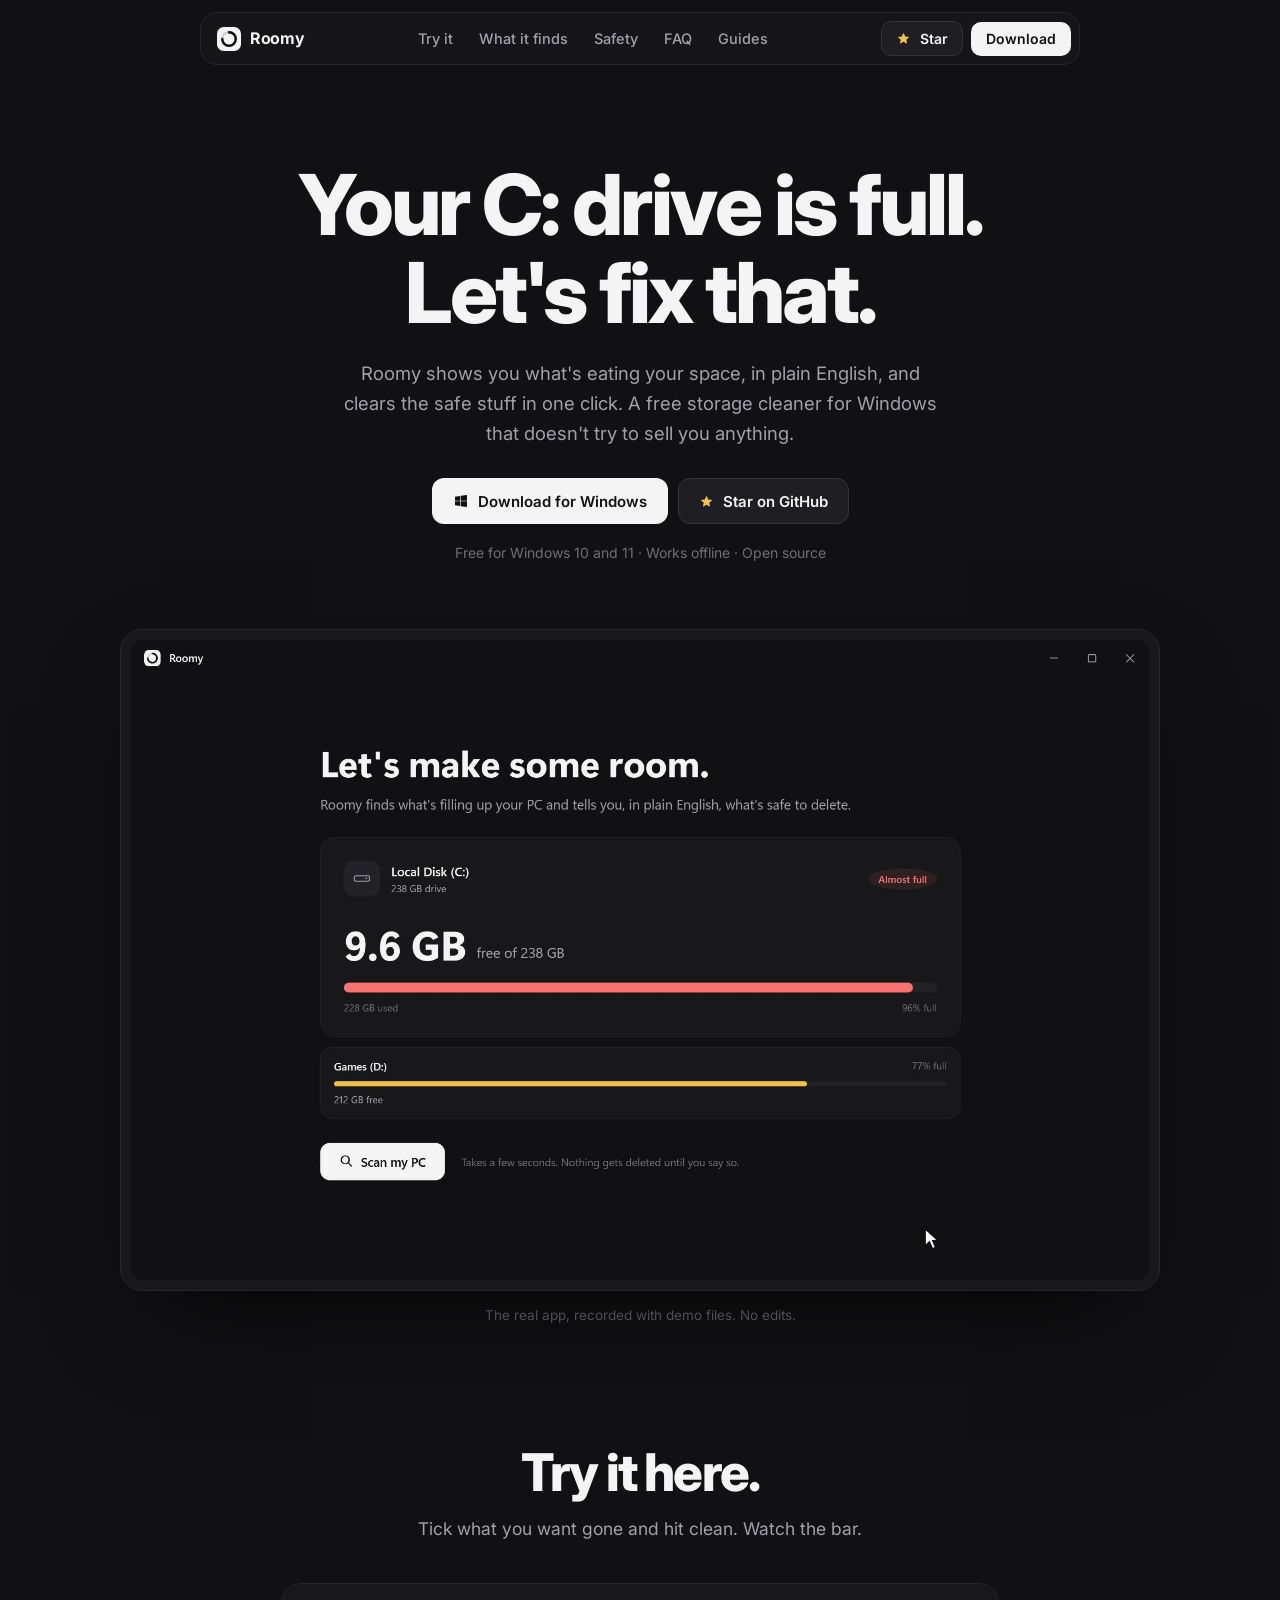
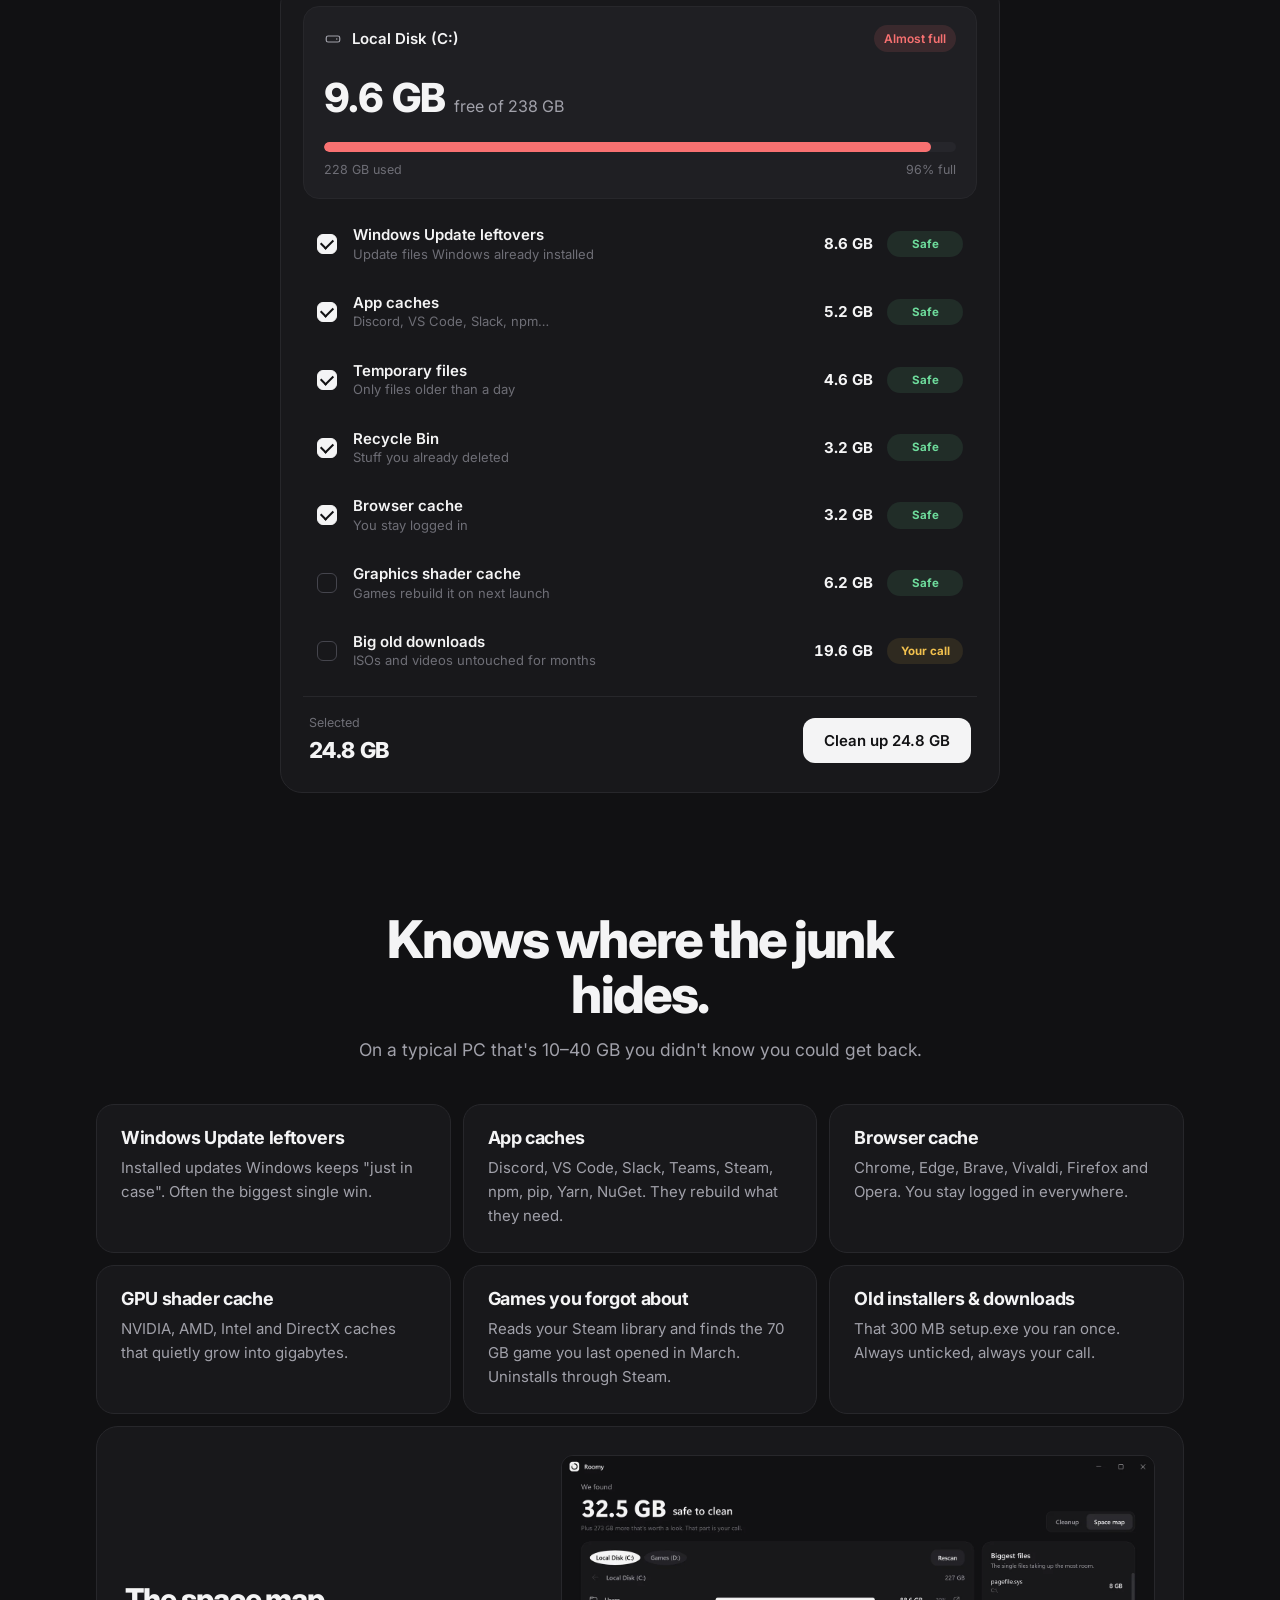
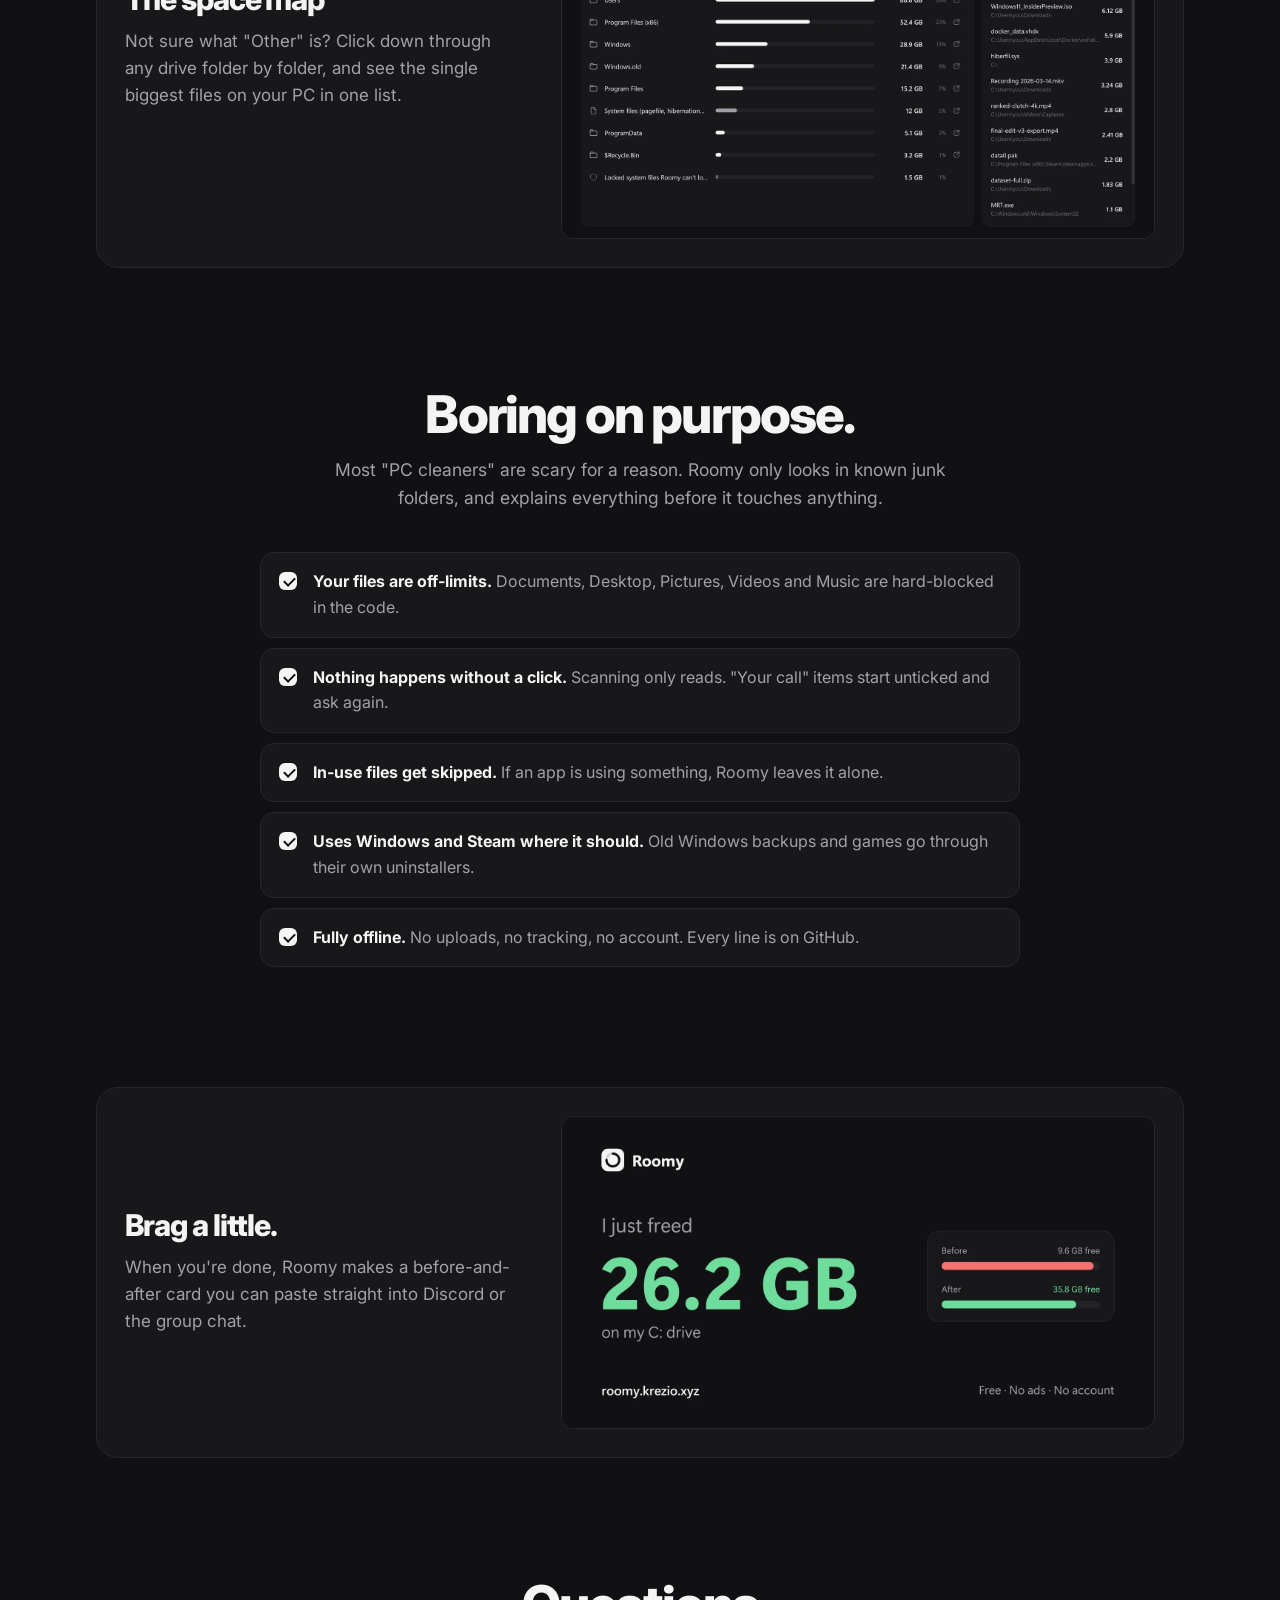
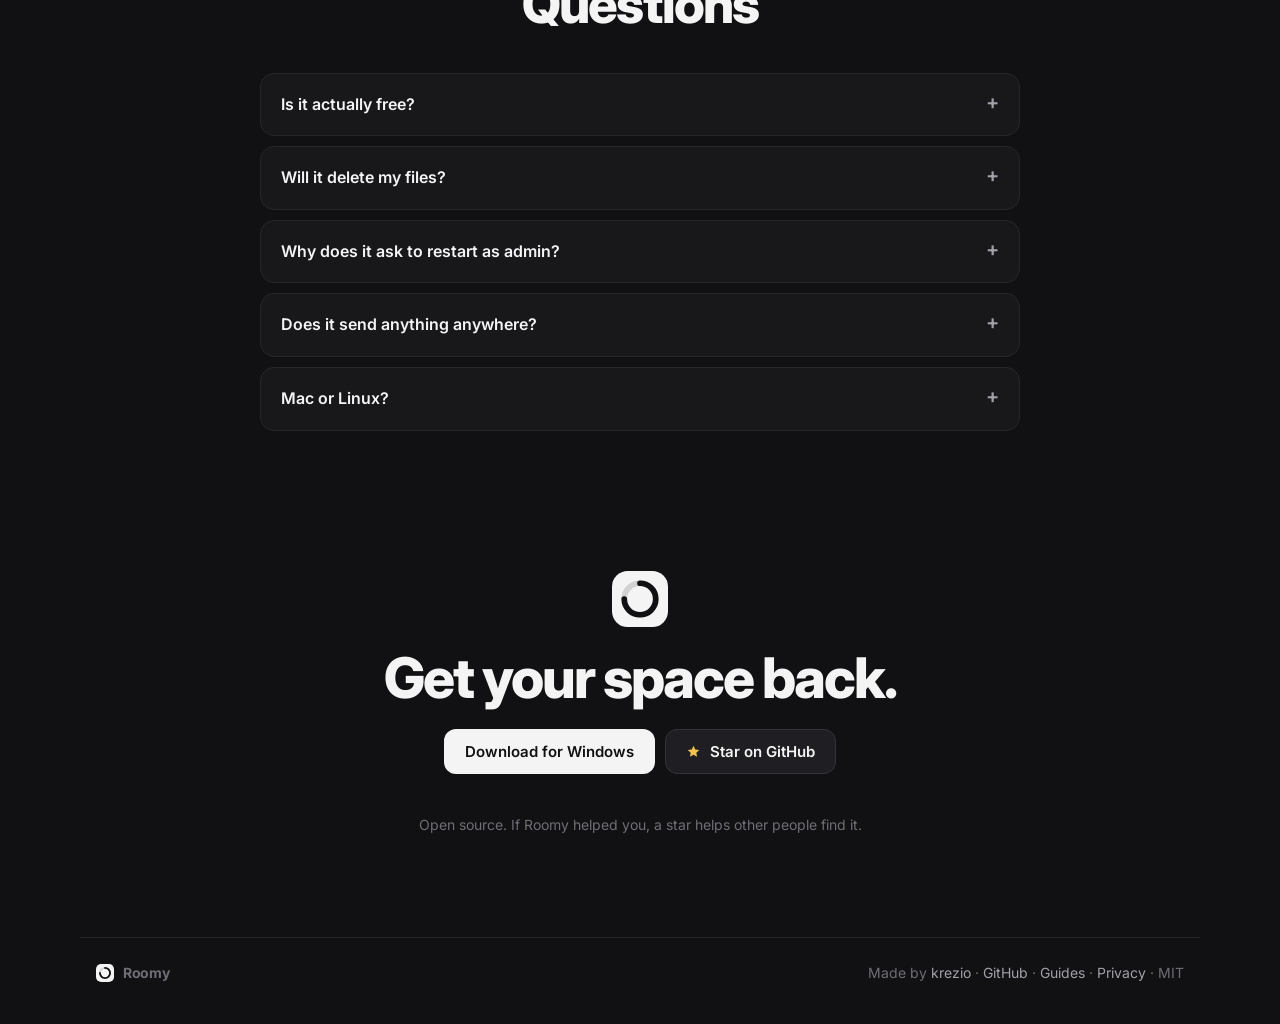
<file: site/index.html>
<!doctype html>
<html lang="en">
<head>
  <meta charset="utf-8">
  <meta name="viewport" content="width=device-width, initial-scale=1">
  <title>Roomy: Free Disk Cleanup to Free Up Space on Windows 11 &amp; 10</title>
  <meta name="description" content="C: drive full? Roomy is a free, safe disk cleanup app for Windows 11 and 10. See what's taking up space in plain English and clear junk files in one click. No ads.">
  <link rel="canonical" href="https://roomy.krezio.xyz/">
  <meta name="google-site-verification" content="QyNxJV62C_jMAgeV5GqTAYddfvZVU5YcI4rFWdyoI1w">
  <meta name="robots" content="index, follow, max-image-preview:large">
  <meta name="theme-color" content="#111113">
  <link rel="icon" href="favicon.ico" sizes="any">
  <link rel="icon" href="assets/logo.svg" type="image/svg+xml">
  <link rel="apple-touch-icon" href="assets/apple-touch-icon.png">
  <link rel="manifest" href="site.webmanifest">
  <meta property="og:type" content="website">
  <meta property="og:site_name" content="Roomy">
  <meta property="og:title" content="Roomy: your C: drive is full. Let's fix that.">
  <meta property="og:description" content="Free disk cleanup for Windows. See what's eating your space in plain English and clean the safe stuff in one click.">
  <meta property="og:image" content="https://roomy.krezio.xyz/assets/og.png">
  <meta property="og:image:width" content="1200">
  <meta property="og:image:height" content="630">
  <meta property="og:image:alt" content="Roomy: I just freed 26.2 GB on my C: drive">
  <meta property="og:url" content="https://roomy.krezio.xyz/">
  <meta name="twitter:card" content="summary_large_image">
  <meta name="twitter:title" content="Roomy: free disk cleanup for Windows">
  <meta name="twitter:description" content="See what's eating your space in plain English and clean the safe stuff in one click.">
  <meta name="twitter:image" content="https://roomy.krezio.xyz/assets/og.png">
  <script type="application/ld+json">
  {
    "@context": "https://schema.org",
    "@graph": [
      {
        "@type": "SoftwareApplication",
        "@id": "https://roomy.krezio.xyz/#app",
        "name": "Roomy",
        "alternateName": "Roomy – Free Up Space",
        "description": "A free disk cleanup app for Windows that shows what's taking up space in plain English and safely clears junk files like Windows Update leftovers, temp files, and app, browser and GPU shader caches.",
        "applicationCategory": "UtilitiesApplication",
        "applicationSubCategory": "Disk cleanup",
        "operatingSystem": "Windows 11, Windows 10",
        "softwareVersion": "0.1.1",
        "url": "https://roomy.krezio.xyz/",
        "downloadUrl": "https://github.com/krezio/roomy/releases/latest/download/Roomy-Setup.exe",
        "installUrl": "https://apps.microsoft.com/detail/9P983BK0XVMC",
        "image": "https://roomy.krezio.xyz/assets/icon-512.png",
        "screenshot": [
          "https://roomy.krezio.xyz/assets/shots/03-results.webp",
          "https://roomy.krezio.xyz/assets/shots/05-space-map.webp",
          "https://roomy.krezio.xyz/assets/shots/07-done.webp"
        ],
        "isAccessibleForFree": true,
        "license": "https://opensource.org/licenses/MIT",
        "offers": { "@type": "Offer", "price": "0", "priceCurrency": "USD" },
        "author": { "@id": "https://roomy.krezio.xyz/#krezio" },
        "sameAs": ["https://github.com/krezio/roomy", "https://apps.microsoft.com/detail/9P983BK0XVMC"]
      },
      {
        "@type": "Organization",
        "@id": "https://roomy.krezio.xyz/#krezio",
        "name": "krezio",
        "url": "https://krezio.xyz",
        "logo": "https://roomy.krezio.xyz/assets/icon-512.png",
        "sameAs": ["https://github.com/krezio"]
      },
      {
        "@type": "WebSite",
        "@id": "https://roomy.krezio.xyz/#site",
        "url": "https://roomy.krezio.xyz/",
        "name": "Roomy",
        "publisher": { "@id": "https://roomy.krezio.xyz/#krezio" }
      },
      {
        "@type": "FAQPage",
        "mainEntity": [
          { "@type": "Question", "name": "Is Roomy actually free?", "acceptedAnswer": { "@type": "Answer", "text": "Yes. No trial, no Pro version and no ads. Roomy is open source under the MIT license." } },
          { "@type": "Question", "name": "Will Roomy delete my files?", "acceptedAnswer": { "@type": "Answer", "text": "No. Roomy only looks in known cache and temp locations, and your Documents, Desktop, Pictures, Videos and Music folders are blocked in the code. Downloads are only ever suggested, unticked, and you confirm before anything is removed." } },
          { "@type": "Question", "name": "Why does Roomy ask to restart as admin?", "acceptedAnswer": { "@type": "Answer", "text": "Windows locks its own update leftovers. Roomy works without admin; it just can't clean those until you allow it." } },
          { "@type": "Question", "name": "Does Roomy send any data?", "acceptedAnswer": { "@type": "Answer", "text": "No. Roomy works fully offline and has no accounts, analytics or telemetry." } }
        ]
      }
    ]
  }
  </script>
  <link rel="preconnect" href="https://fonts.googleapis.com">
  <link rel="preconnect" href="https://fonts.gstatic.com" crossorigin>
  <link href="https://fonts.googleapis.com/css2?family=Inter:wght@400;500;600;700;800&display=swap" rel="stylesheet">
  <link rel="stylesheet" href="styles.css">
</head>
<body>
  <header class="nav-wrap">
    <nav class="nav" aria-label="Main">
      <a class="brand" href="#top"><img src="assets/logo.svg" alt="" width="24" height="24"><span>Roomy</span></a>
      <div class="nav-links">
        <a href="#try">Try it</a>
        <a href="#finds">What it finds</a>
        <a href="#safety">Safety</a>
        <a href="#faq">FAQ</a>
        <a href="guides/">Guides</a>
      </div>
      <div class="nav-cta">
        <a class="btn btn-dark btn-sm star-btn" href="https://github.com/krezio/roomy" target="_blank" rel="noopener" aria-label="Star Roomy on GitHub"><svg viewBox="0 0 24 24" width="15" height="15" aria-hidden="true"><path fill="currentColor" d="M12 2.8l2.8 5.9 6.4.8-4.7 4.4 1.2 6.4L12 17.2l-5.7 3.1 1.2-6.4L2.8 9.5l6.4-.8z"/></svg><span>Star</span><b class="star-count" hidden></b></a>
        <a class="btn btn-light btn-sm" href="#download">Download</a>
      </div>
    </nav>
  </header>

  <main id="top">
    <!-- HERO -->
    <section class="hero">
      <h1>Your C: drive is full.<br>Let's fix that.</h1>
      <p class="lede">Roomy shows you what's eating your space, in plain English, and clears the safe stuff in one click. A free storage cleaner for Windows that doesn't try to sell you anything.</p>
      <div class="ctas" id="download">
        <a class="btn btn-light" href="https://github.com/krezio/roomy/releases/latest/download/Roomy-Setup.exe">
          <svg viewBox="0 0 24 24" width="16" height="16" aria-hidden="true"><path fill="currentColor" d="M3 5.5 10.5 4.4v7.1H3zM11.5 4.3 21 3v8.5h-9.5zM3 12.5h7.5v7.1L3 18.5zM11.5 12.5H21V21l-9.5-1.3z"/></svg>
          Download for Windows
        </a>
        <a class="btn btn-dark star-btn" href="https://github.com/krezio/roomy" target="_blank" rel="noopener"><svg viewBox="0 0 24 24" width="15" height="15" aria-hidden="true"><path fill="currentColor" d="M12 2.8l2.8 5.9 6.4.8-4.7 4.4 1.2 6.4L12 17.2l-5.7 3.1 1.2-6.4L2.8 9.5l6.4-.8z"/></svg><span>Star on GitHub</span><b class="star-count" hidden></b></a>
      </div>
      <p class="fine">Free for Windows 10 and 11 · Works offline · Open source</p>

      <figure class="video-frame">
        <video id="demoVideo" src="assets/video/roomy-demo.mp4" poster="assets/video/poster.jpg"
               autoplay muted loop playsinline preload="metadata" width="1860" height="1170"
               aria-label="Roomy scanning a PC, showing the space map, and freeing 32.5 GB"></video>
        <button class="video-toggle" id="videoToggle" aria-label="Pause video">
          <svg viewBox="0 0 24 24" width="14" height="14" aria-hidden="true"><path class="i-pause" fill="currentColor" d="M7 5h3.5v14H7zM13.5 5H17v14h-3.5z"/><path class="i-play" fill="currentColor" d="M8 5l11 7-11 7z"/></svg>
        </button>
      </figure>
      <p class="caption">The real app, recorded with demo files. No edits.</p>
    </section>

    <!-- TRY IT -->
    <section class="section" id="try">
      <div class="head">
        <h2>Try it here.</h2>
        <p>Tick what you want gone and hit clean. Watch the bar.</p>
      </div>

      <div class="try">
        <div class="try-drive">
          <div class="row">
            <span class="drive-name">
              <svg viewBox="0 0 24 24" width="18" height="18" aria-hidden="true"><rect x="3" y="8" width="18" height="8" rx="2.5" fill="none" stroke="currentColor" stroke-width="1.6"/><circle cx="17" cy="12" r="1" fill="currentColor"/></svg>
              Local Disk (C:)
            </span>
            <span class="status" id="tStatus">Almost full</span>
          </div>
          <div class="free"><b id="tFree">9.6 GB</b> free of 238 GB</div>
          <div class="meter"><span id="tBar"></span></div>
          <div class="row small"><span id="tUsed">228 GB used</span><span id="tPct">96% full</span></div>
        </div>

        <ul class="try-list" id="tList">
          <li><label><input type="checkbox" data-gb="8.6" checked><i></i><span class="t">Windows Update leftovers<small>Update files Windows already installed</small></span><b>8.6 GB</b><em class="safe">Safe</em></label></li>
          <li><label><input type="checkbox" data-gb="5.2" checked><i></i><span class="t">App caches<small>Discord, VS Code, Slack, npm…</small></span><b>5.2 GB</b><em class="safe">Safe</em></label></li>
          <li><label><input type="checkbox" data-gb="4.6" checked><i></i><span class="t">Temporary files<small>Only files older than a day</small></span><b>4.6 GB</b><em class="safe">Safe</em></label></li>
          <li><label><input type="checkbox" data-gb="3.2" checked><i></i><span class="t">Recycle Bin<small>Stuff you already deleted</small></span><b>3.2 GB</b><em class="safe">Safe</em></label></li>
          <li><label><input type="checkbox" data-gb="3.2" checked><i></i><span class="t">Browser cache<small>You stay logged in</small></span><b>3.2 GB</b><em class="safe">Safe</em></label></li>
          <li><label><input type="checkbox" data-gb="6.2"><i></i><span class="t">Graphics shader cache<small>Games rebuild it on next launch</small></span><b>6.2 GB</b><em class="safe">Safe</em></label></li>
          <li><label><input type="checkbox" data-gb="19.6"><i></i><span class="t">Big old downloads<small>ISOs and videos untouched for months</small></span><b>19.6 GB</b><em class="call">Your call</em></label></li>
        </ul>

        <div class="try-foot">
          <div><small>Selected</small><b id="tSel">24.8 GB</b></div>
          <div class="try-actions">
            <button class="link" id="tReset" hidden>Reset</button>
            <button class="btn btn-light" id="tClean">Clean up 24.8 GB</button>
          </div>
        </div>
        <p class="try-done" id="tDone" hidden>You just freed <b id="tFreed">0 GB</b>. That's the whole app: no account, no upsell.</p>
      </div>
    </section>

    <!-- FINDS -->
    <section class="section" id="finds">
      <div class="head">
        <h2>Knows where the junk hides.</h2>
        <p>On a typical PC that's 10–40 GB you didn't know you could get back.</p>
      </div>
      <div class="grid">
        <article class="card"><h3>Windows Update leftovers</h3><p>Installed updates Windows keeps "just in case". Often the biggest single win.</p></article>
        <article class="card"><h3>App caches</h3><p>Discord, VS Code, Slack, Teams, Steam, npm, pip, Yarn, NuGet. They rebuild what they need.</p></article>
        <article class="card"><h3>Browser cache</h3><p>Chrome, Edge, Brave, Vivaldi, Firefox and Opera. You stay logged in everywhere.</p></article>
        <article class="card"><h3>GPU shader cache</h3><p>NVIDIA, AMD, Intel and DirectX caches that quietly grow into gigabytes.</p></article>
        <article class="card"><h3>Games you forgot about</h3><p>Reads your Steam library and finds the 70 GB game you last opened in March. Uninstalls through Steam.</p></article>
        <article class="card"><h3>Old installers &amp; downloads</h3><p>That 300 MB setup.exe you ran once. Always unticked, always your call.</p></article>
      </div>

      <div class="split">
        <div>
          <h3 class="split-title">The space map</h3>
          <p class="split-text">Not sure what "Other" is? Click down through any drive folder by folder, and see the single biggest files on your PC in one list.</p>
        </div>
        <img src="assets/shots/05-space-map.webp" alt="Roomy space map showing folders by size and the biggest files" width="1600" height="1032" loading="lazy" decoding="async">
      </div>
    </section>

    <!-- SAFETY -->
    <section class="section" id="safety">
      <div class="head">
        <h2>Boring on purpose.</h2>
        <p>Most "PC cleaners" are scary for a reason. Roomy only looks in known junk folders, and explains everything before it touches anything.</p>
      </div>
      <ul class="checks">
        <li><b>Your files are off-limits.</b> Documents, Desktop, Pictures, Videos and Music are hard-blocked in the code.</li>
        <li><b>Nothing happens without a click.</b> Scanning only reads. "Your call" items start unticked and ask again.</li>
        <li><b>In-use files get skipped.</b> If an app is using something, Roomy leaves it alone.</li>
        <li><b>Uses Windows and Steam where it should.</b> Old Windows backups and games go through their own uninstallers.</li>
        <li><b>Fully offline.</b> No uploads, no tracking, no account. Every line is on GitHub.</li>
      </ul>
    </section>

    <!-- SHARE -->
    <section class="section split share">
      <div>
        <h3 class="split-title">Brag a little.</h3>
        <p class="split-text">When you're done, Roomy makes a before-and-after card you can paste straight into Discord or the group chat.</p>
      </div>
      <img src="assets/shots/08-share-card.webp" alt="Share card: I just freed 26.2 GB on my C: drive" width="1600" height="840" loading="lazy" decoding="async">
    </section>

    <!-- FAQ -->
    <section class="section" id="faq">
      <div class="head"><h2>Questions</h2></div>
      <div class="faq">
        <details><summary>Is it actually free?</summary><p>Yes. No trial, no "Pro", no ads. It's open source under the MIT license.</p></details>
        <details><summary>Will it delete my files?</summary><p>No. Roomy only looks in known cache and temp locations, and your personal folders are blocked in the code. Downloads are only ever suggested, unticked, and you confirm before anything is removed.</p></details>
        <details><summary>Why does it ask to restart as admin?</summary><p>Windows locks its own update leftovers. Roomy works fine without admin; it just can't clean those until you allow it.</p></details>
        <details><summary>Does it send anything anywhere?</summary><p>No. Roomy doesn't connect to the internet.</p></details>
        <details><summary>Mac or Linux?</summary><p>Not right now. Roomy is made for Windows 10 and 11.</p></details>
      </div>
    </section>

    <section class="end">
      <img src="assets/logo.svg" alt="" width="56" height="56">
      <h2>Get your space back.</h2>
      <div class="ctas">
        <a class="btn btn-light" href="https://github.com/krezio/roomy/releases/latest/download/Roomy-Setup.exe">Download for Windows</a>
        <a class="btn btn-dark star-btn" href="https://github.com/krezio/roomy" target="_blank" rel="noopener"><svg viewBox="0 0 24 24" width="15" height="15" aria-hidden="true"><path fill="currentColor" d="M12 2.8l2.8 5.9 6.4.8-4.7 4.4 1.2 6.4L12 17.2l-5.7 3.1 1.2-6.4L2.8 9.5l6.4-.8z"/></svg><span>Star on GitHub</span><b class="star-count" hidden></b></a>
      </div>
      <p class="fine">Open source. If Roomy helped you, a star helps other people find it.</p>
    </section>
  </main>

  <footer class="footer">
    <span class="brand"><img src="assets/logo.svg" alt="" width="18" height="18"><span>Roomy</span></span>
    <span>Made by <a href="https://krezio.xyz">krezio</a> · <a href="https://github.com/krezio/roomy" target="_blank" rel="noopener">GitHub</a> · <a href="guides/">Guides</a> · <a href="privacy.html">Privacy</a> · MIT</span>
  </footer>

  <script src="main.js" defer></script>
  <script defer src="https://static.cloudflareinsights.com/beacon.min.js" data-cf-beacon='{"token": "595ddd43099c44e98b23cda95087c4b7"}'></script>
</body>
</html>
</file>
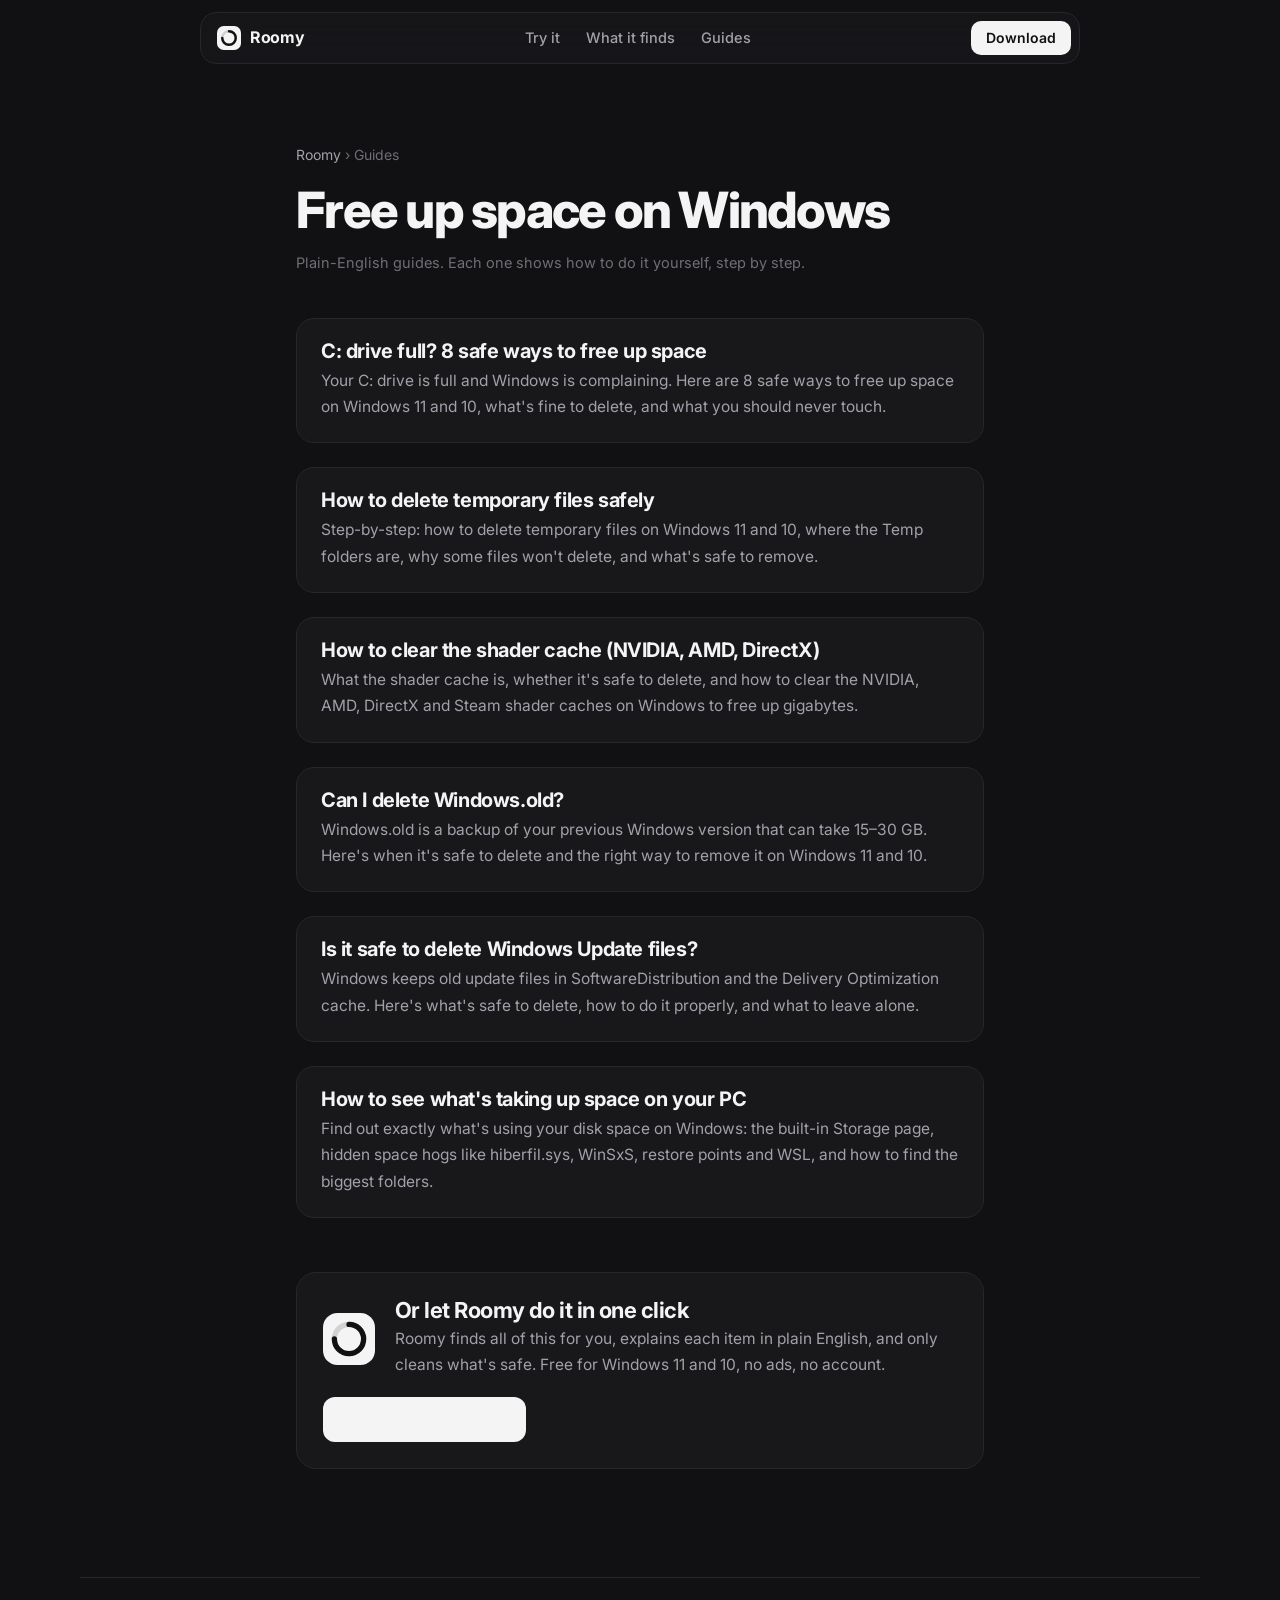
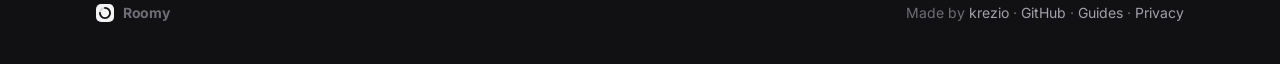
<file: site/guides/index.html>
<!doctype html>
<html lang="en">
<head>
  <meta charset="utf-8">
  <meta name="viewport" content="width=device-width, initial-scale=1">
  <title>Free up space on Windows: guides | Roomy</title>
  <meta name="description" content="Plain-English guides to freeing up disk space on Windows 11 and 10: C: drive full, temp files, shader cache, Windows.old, Windows Update files and more.">
  <link rel="canonical" href="https://roomy.krezio.xyz/guides/">
  <meta name="robots" content="index, follow, max-image-preview:large">
  <meta name="theme-color" content="#111113">
  <link rel="icon" href="../favicon.ico" sizes="any">
  <link rel="icon" href="../assets/logo.svg" type="image/svg+xml">
  <link rel="apple-touch-icon" href="../assets/apple-touch-icon.png">
  <meta property="og:type" content="website">
  <meta property="og:site_name" content="Roomy">
  <meta property="og:title" content="Free up space on Windows: guides | Roomy">
  <meta property="og:description" content="Plain-English guides to freeing up disk space on Windows 11 and 10: C: drive full, temp files, shader cache, Windows.old, Windows Update files and more.">
  <meta property="og:url" content="https://roomy.krezio.xyz/guides/">
  <meta property="og:image" content="https://roomy.krezio.xyz/assets/og.png">
  <meta name="twitter:card" content="summary_large_image">
  <link rel="preconnect" href="https://fonts.googleapis.com">
  <link rel="preconnect" href="https://fonts.gstatic.com" crossorigin>
  <link href="https://fonts.googleapis.com/css2?family=Inter:wght@400;500;600;700;800&display=swap" rel="stylesheet">
  <link rel="stylesheet" href="../styles.css">
  <script type="application/ld+json">{"@context":"https://schema.org","@type":"CollectionPage","name":"Roomy guides","url":"https://roomy.krezio.xyz/guides/","hasPart":[{"@type":"Article","headline":"C: drive full on Windows 11 or 10? 8 safe ways to free up space","url":"https://roomy.krezio.xyz/guides/c-drive-full/"},{"@type":"Article","headline":"How to delete temporary files on Windows (and what's safe to remove)","url":"https://roomy.krezio.xyz/guides/delete-temp-files/"},{"@type":"Article","headline":"How to clear the NVIDIA, AMD and DirectX shader cache (and is it safe?)","url":"https://roomy.krezio.xyz/guides/clear-shader-cache/"},{"@type":"Article","headline":"Can I delete the Windows.old folder? How to remove it safely","url":"https://roomy.krezio.xyz/guides/delete-windows-old/"},{"@type":"Article","headline":"Is it safe to delete Windows Update files? (SoftwareDistribution explained)","url":"https://roomy.krezio.xyz/guides/windows-update-files/"},{"@type":"Article","headline":"How to see what's taking up space on your PC (Windows 11 and 10)","url":"https://roomy.krezio.xyz/guides/whats-taking-up-space/"}]}</script>
</head>
<body>
  <header class="nav-wrap">
    <nav class="nav" aria-label="Main">
      <a class="brand" href="../"><img src="../assets/logo.svg" alt="" width="24" height="24"><span>Roomy</span></a>
      <div class="nav-links">
        <a href="../#try">Try it</a>
        <a href="../#finds">What it finds</a>
        <a href="../guides/">Guides</a>
      </div>
      <a class="btn btn-light btn-sm" href="../#download">Download</a>
    </nav>
  </header>

  <main class="doc">
    <nav class="crumbs" aria-label="Breadcrumb"><a href="../">Roomy</a> › Guides</nav>
    <h1>Free up space on Windows</h1>
    <p class="meta">Plain-English guides. Each one shows how to do it yourself, step by step.</p>
    <ul class="guide-list">
      <li><a href="c-drive-full/"><h2>C: drive full? 8 safe ways to free up space</h2><p>Your C: drive is full and Windows is complaining. Here are 8 safe ways to free up space on Windows 11 and 10, what's fine to delete, and what you should never touch.</p></a></li>
      <li><a href="delete-temp-files/"><h2>How to delete temporary files safely</h2><p>Step-by-step: how to delete temporary files on Windows 11 and 10, where the Temp folders are, why some files won't delete, and what's safe to remove.</p></a></li>
      <li><a href="clear-shader-cache/"><h2>How to clear the shader cache (NVIDIA, AMD, DirectX)</h2><p>What the shader cache is, whether it's safe to delete, and how to clear the NVIDIA, AMD, DirectX and Steam shader caches on Windows to free up gigabytes.</p></a></li>
      <li><a href="delete-windows-old/"><h2>Can I delete Windows.old?</h2><p>Windows.old is a backup of your previous Windows version that can take 15–30 GB. Here's when it's safe to delete and the right way to remove it on Windows 11 and 10.</p></a></li>
      <li><a href="windows-update-files/"><h2>Is it safe to delete Windows Update files?</h2><p>Windows keeps old update files in SoftwareDistribution and the Delivery Optimization cache. Here's what's safe to delete, how to do it properly, and what to leave alone.</p></a></li>
      <li><a href="whats-taking-up-space/"><h2>How to see what's taking up space on your PC</h2><p>Find out exactly what's using your disk space on Windows: the built-in Storage page, hidden space hogs like hiberfil.sys, WinSxS, restore points and WSL, and how to find the biggest folders.</p></a></li>
    </ul>

    <aside class="cta-box">
      <img src="../assets/logo.svg" alt="" width="52" height="52">
      <div>
        <h2>Or let Roomy do it in one click</h2>
        <p>Roomy finds all of this for you, explains each item in plain English, and only cleans what's safe. Free for Windows 11 and 10, no ads, no account.</p>
      </div>
      <a class="btn btn-light" href="https://github.com/krezio/roomy/releases/latest/download/Roomy-Setup.exe">Download Roomy free</a>
    </aside>
  </main>

  <footer class="footer">
    <span class="brand"><img src="../assets/logo.svg" alt="" width="18" height="18"><span>Roomy</span></span>
    <span>Made by <a href="https://krezio.xyz">krezio</a> · <a href="https://github.com/krezio/roomy" target="_blank" rel="noopener">GitHub</a> · <a href="../guides/">Guides</a> · <a href="../privacy.html">Privacy</a></span>
  </footer>
  <script defer src="https://static.cloudflareinsights.com/beacon.min.js" data-cf-beacon='{"token": "595ddd43099c44e98b23cda95087c4b7"}'></script>
</body>
</html>
</file>
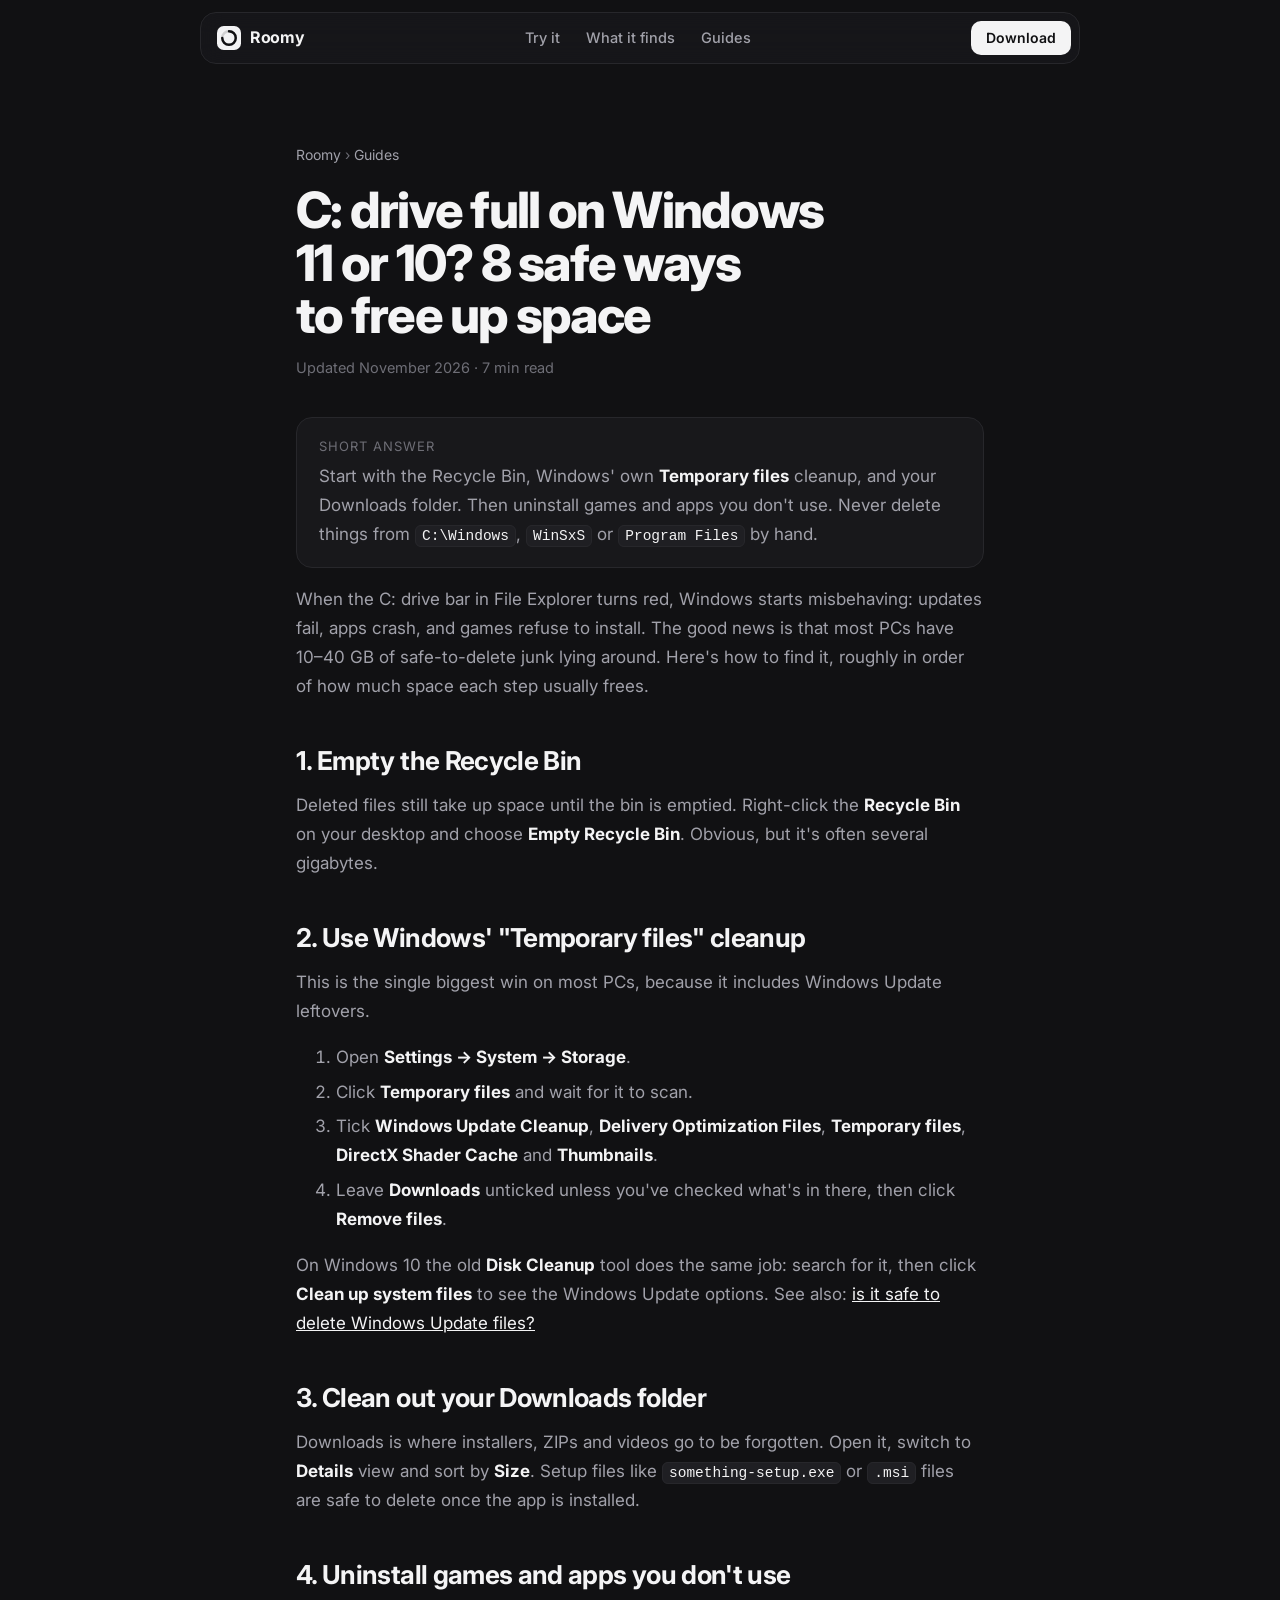
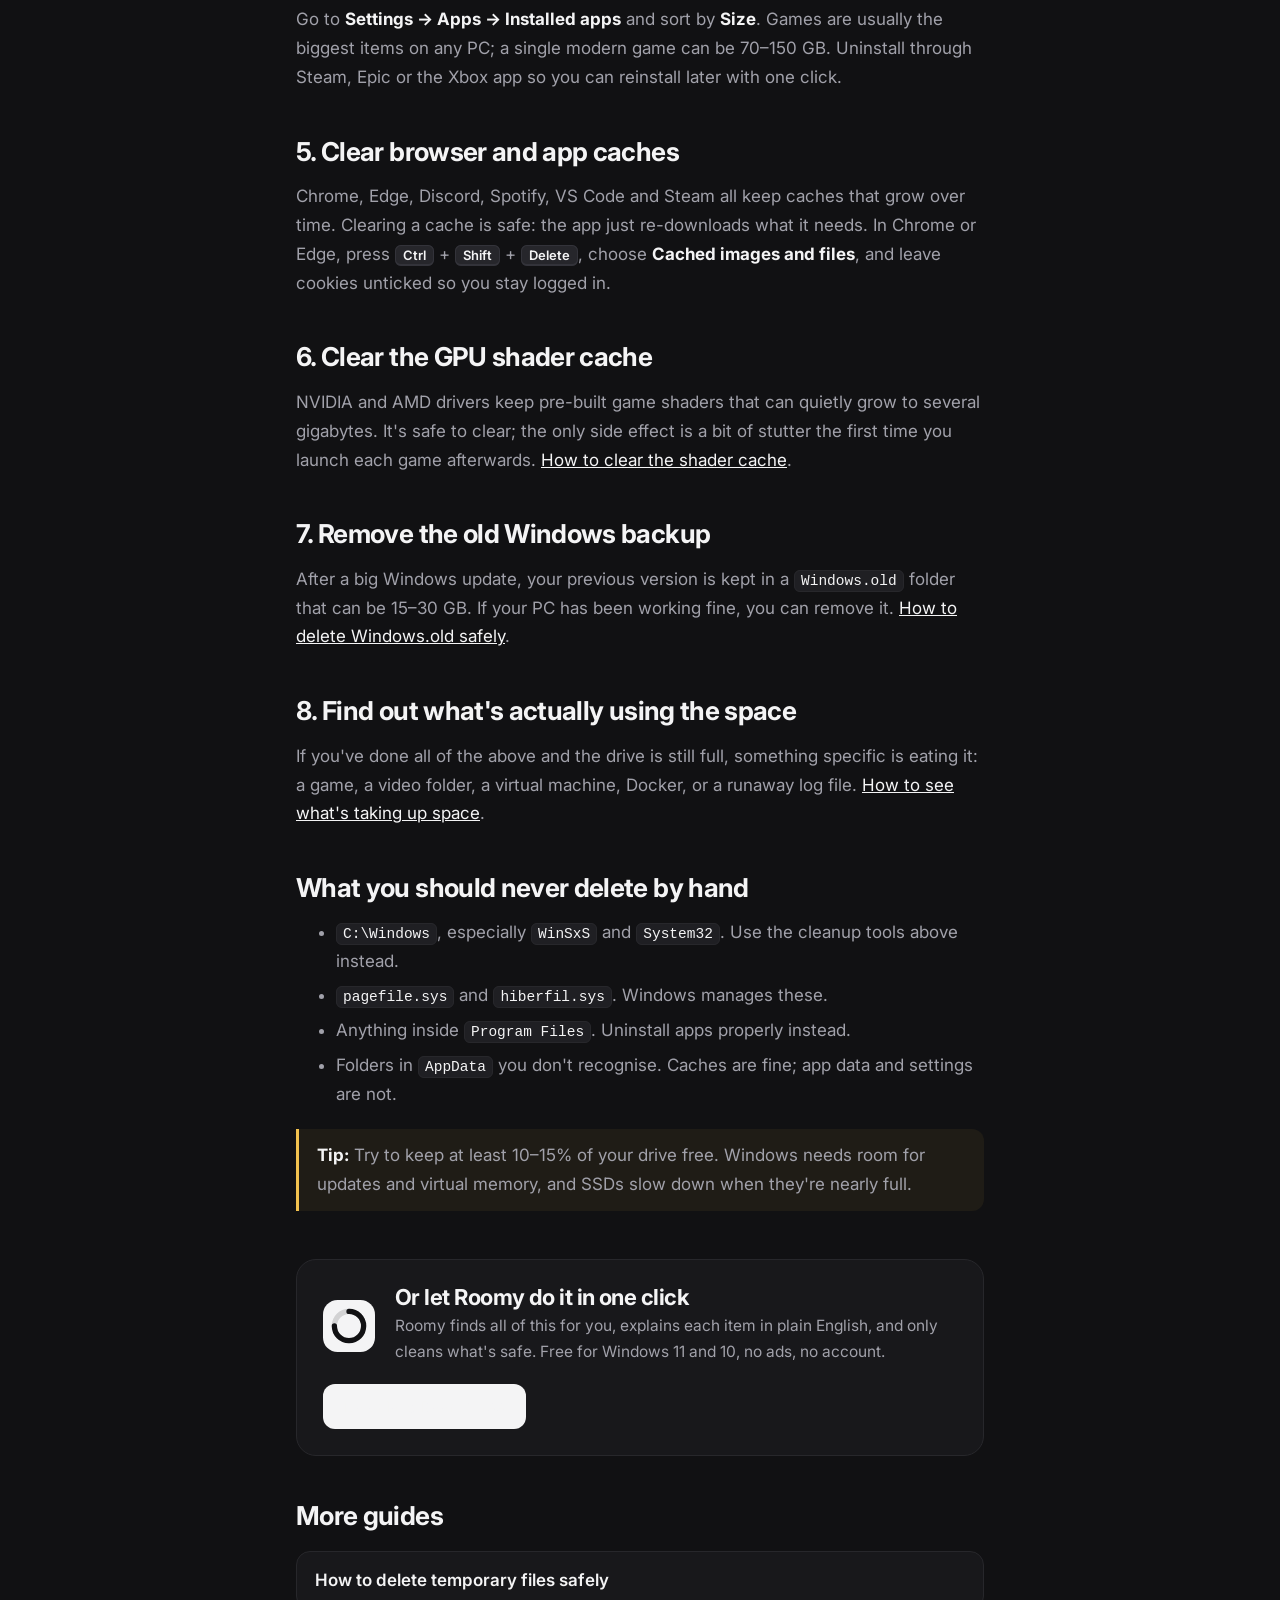
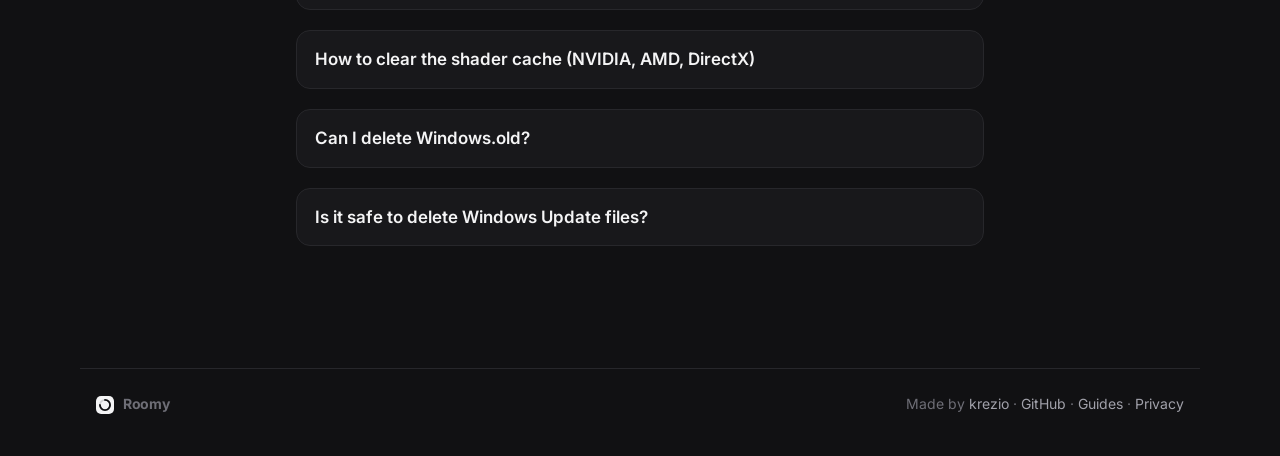
<file: site/guides/c-drive-full/index.html>
<!doctype html>
<html lang="en">
<head>
  <meta charset="utf-8">
  <meta name="viewport" content="width=device-width, initial-scale=1">
  <title>C: drive full on Windows 11 or 10? 8 safe ways to free up space</title>
  <meta name="description" content="Your C: drive is full and Windows is complaining. Here are 8 safe ways to free up space on Windows 11 and 10, what's fine to delete, and what you should never touch.">
  <link rel="canonical" href="https://roomy.krezio.xyz/guides/c-drive-full/">
  <meta name="robots" content="index, follow, max-image-preview:large">
  <meta name="theme-color" content="#111113">
  <link rel="icon" href="../../favicon.ico" sizes="any">
  <link rel="icon" href="../../assets/logo.svg" type="image/svg+xml">
  <link rel="apple-touch-icon" href="../../assets/apple-touch-icon.png">
  <meta property="og:type" content="article">
  <meta property="og:site_name" content="Roomy">
  <meta property="og:title" content="C: drive full on Windows 11 or 10? 8 safe ways to free up space">
  <meta property="og:description" content="Your C: drive is full and Windows is complaining. Here are 8 safe ways to free up space on Windows 11 and 10, what's fine to delete, and what you should never touch.">
  <meta property="og:url" content="https://roomy.krezio.xyz/guides/c-drive-full/">
  <meta property="og:image" content="https://roomy.krezio.xyz/assets/og.png">
  <meta name="twitter:card" content="summary_large_image">
  <link rel="preconnect" href="https://fonts.googleapis.com">
  <link rel="preconnect" href="https://fonts.gstatic.com" crossorigin>
  <link href="https://fonts.googleapis.com/css2?family=Inter:wght@400;500;600;700;800&display=swap" rel="stylesheet">
  <link rel="stylesheet" href="../../styles.css">
  <script type="application/ld+json">{"@context":"https://schema.org","@graph":[{"@type":"Article","headline":"C: drive full on Windows 11 or 10? 8 safe ways to free up space","description":"Your C: drive is full and Windows is complaining. Here are 8 safe ways to free up space on Windows 11 and 10, what's fine to delete, and what you should never touch.","url":"https://roomy.krezio.xyz/guides/c-drive-full/","mainEntityOfPage":"https://roomy.krezio.xyz/guides/c-drive-full/","datePublished":"2026-11-12","dateModified":"2026-11-12","image":"https://roomy.krezio.xyz/assets/og.png","author":{"@type":"Organization","name":"krezio","url":"https://krezio.xyz"},"publisher":{"@type":"Organization","name":"krezio","logo":{"@type":"ImageObject","url":"https://roomy.krezio.xyz/assets/icon-512.png"}}},{"@type":"BreadcrumbList","itemListElement":[{"@type":"ListItem","position":1,"name":"Roomy","item":"https://roomy.krezio.xyz/"},{"@type":"ListItem","position":2,"name":"Guides","item":"https://roomy.krezio.xyz/guides/"},{"@type":"ListItem","position":3,"name":"C: drive full? 8 safe ways to free up space","item":"https://roomy.krezio.xyz/guides/c-drive-full/"}]}]}</script>
</head>
<body>
  <header class="nav-wrap">
    <nav class="nav" aria-label="Main">
      <a class="brand" href="../../"><img src="../../assets/logo.svg" alt="" width="24" height="24"><span>Roomy</span></a>
      <div class="nav-links">
        <a href="../../#try">Try it</a>
        <a href="../../#finds">What it finds</a>
        <a href="../../guides/">Guides</a>
      </div>
      <a class="btn btn-light btn-sm" href="../../#download">Download</a>
    </nav>
  </header>

  <main class="doc">
    <nav class="crumbs" aria-label="Breadcrumb"><a href="../../">Roomy</a> › <a href="../">Guides</a></nav>
    <article>
      <h1>C: drive full on Windows 11 or 10? 8 safe ways to free up space</h1>
      <p class="meta">Updated November 2026 · 7 min read</p>
      <div class="tldr"><span class="label">Short answer</span><p>Start with the Recycle Bin, Windows' own <b>Temporary files</b> cleanup, and your Downloads folder. Then uninstall games and apps you don't use. Never delete things from <code>C:\Windows</code>, <code>WinSxS</code> or <code>Program Files</code> by hand.</p></div>

<p>When the C: drive bar in File Explorer turns red, Windows starts misbehaving: updates fail, apps crash, and games refuse to install. The good news is that most PCs have 10–40 GB of safe-to-delete junk lying around. Here's how to find it, roughly in order of how much space each step usually frees.</p>

<h2>1. Empty the Recycle Bin</h2>
<p>Deleted files still take up space until the bin is emptied. Right-click the <b>Recycle Bin</b> on your desktop and choose <b>Empty Recycle Bin</b>. Obvious, but it's often several gigabytes.</p>

<h2>2. Use Windows' "Temporary files" cleanup</h2>
<p>This is the single biggest win on most PCs, because it includes Windows Update leftovers.</p>
<ol>
  <li>Open <b>Settings → System → Storage</b>.</li>
  <li>Click <b>Temporary files</b> and wait for it to scan.</li>
  <li>Tick <b>Windows Update Cleanup</b>, <b>Delivery Optimization Files</b>, <b>Temporary files</b>, <b>DirectX Shader Cache</b> and <b>Thumbnails</b>.</li>
  <li>Leave <b>Downloads</b> unticked unless you've checked what's in there, then click <b>Remove files</b>.</li>
</ol>
<p>On Windows 10 the old <b>Disk Cleanup</b> tool does the same job: search for it, then click <b>Clean up system files</b> to see the Windows Update options. See also: <a href="../windows-update-files/">is it safe to delete Windows Update files?</a></p>

<h2>3. Clean out your Downloads folder</h2>
<p>Downloads is where installers, ZIPs and videos go to be forgotten. Open it, switch to <b>Details</b> view and sort by <b>Size</b>. Setup files like <code>something-setup.exe</code> or <code>.msi</code> files are safe to delete once the app is installed.</p>

<h2>4. Uninstall games and apps you don't use</h2>
<p>Go to <b>Settings → Apps → Installed apps</b> and sort by <b>Size</b>. Games are usually the biggest items on any PC; a single modern game can be 70–150 GB. Uninstall through Steam, Epic or the Xbox app so you can reinstall later with one click.</p>

<h2>5. Clear browser and app caches</h2>
<p>Chrome, Edge, Discord, Spotify, VS Code and Steam all keep caches that grow over time. Clearing a cache is safe: the app just re-downloads what it needs. In Chrome or Edge, press <kbd>Ctrl</kbd> + <kbd>Shift</kbd> + <kbd>Delete</kbd>, choose <b>Cached images and files</b>, and leave cookies unticked so you stay logged in.</p>

<h2>6. Clear the GPU shader cache</h2>
<p>NVIDIA and AMD drivers keep pre-built game shaders that can quietly grow to several gigabytes. It's safe to clear; the only side effect is a bit of stutter the first time you launch each game afterwards. <a href="../clear-shader-cache/">How to clear the shader cache</a>.</p>

<h2>7. Remove the old Windows backup</h2>
<p>After a big Windows update, your previous version is kept in a <code>Windows.old</code> folder that can be 15–30 GB. If your PC has been working fine, you can remove it. <a href="../delete-windows-old/">How to delete Windows.old safely</a>.</p>

<h2>8. Find out what's actually using the space</h2>
<p>If you've done all of the above and the drive is still full, something specific is eating it: a game, a video folder, a virtual machine, Docker, or a runaway log file. <a href="../whats-taking-up-space/">How to see what's taking up space</a>.</p>

<h2>What you should never delete by hand</h2>
<ul>
  <li><code>C:\Windows</code>, especially <code>WinSxS</code> and <code>System32</code>. Use the cleanup tools above instead.</li>
  <li><code>pagefile.sys</code> and <code>hiberfil.sys</code>. Windows manages these.</li>
  <li>Anything inside <code>Program Files</code>. Uninstall apps properly instead.</li>
  <li>Folders in <code>AppData</code> you don't recognise. Caches are fine; app data and settings are not.</li>
</ul>
<div class="callout"><p><b>Tip:</b> Try to keep at least 10–15% of your drive free. Windows needs room for updates and virtual memory, and SSDs slow down when they're nearly full.</p></div>

    </article>

    <aside class="cta-box">
      <img src="../../assets/logo.svg" alt="" width="52" height="52">
      <div>
        <h2>Or let Roomy do it in one click</h2>
        <p>Roomy finds all of this for you, explains each item in plain English, and only cleans what's safe. Free for Windows 11 and 10, no ads, no account.</p>
      </div>
      <a class="btn btn-light" href="https://github.com/krezio/roomy/releases/latest/download/Roomy-Setup.exe">Download Roomy free</a>
    </aside>
    <h2>More guides</h2>
    <ul class="related">
      <li><a href="../delete-temp-files/">How to delete temporary files safely</a></li>
      <li><a href="../clear-shader-cache/">How to clear the shader cache (NVIDIA, AMD, DirectX)</a></li>
      <li><a href="../delete-windows-old/">Can I delete Windows.old?</a></li>
      <li><a href="../windows-update-files/">Is it safe to delete Windows Update files?</a></li>
    </ul>
  </main>

  <footer class="footer">
    <span class="brand"><img src="../../assets/logo.svg" alt="" width="18" height="18"><span>Roomy</span></span>
    <span>Made by <a href="https://krezio.xyz">krezio</a> · <a href="https://github.com/krezio/roomy" target="_blank" rel="noopener">GitHub</a> · <a href="../../guides/">Guides</a> · <a href="../../privacy.html">Privacy</a></span>
  </footer>
  <script defer src="https://static.cloudflareinsights.com/beacon.min.js" data-cf-beacon='{"token": "595ddd43099c44e98b23cda95087c4b7"}'></script>
</body>
</html>
</file>
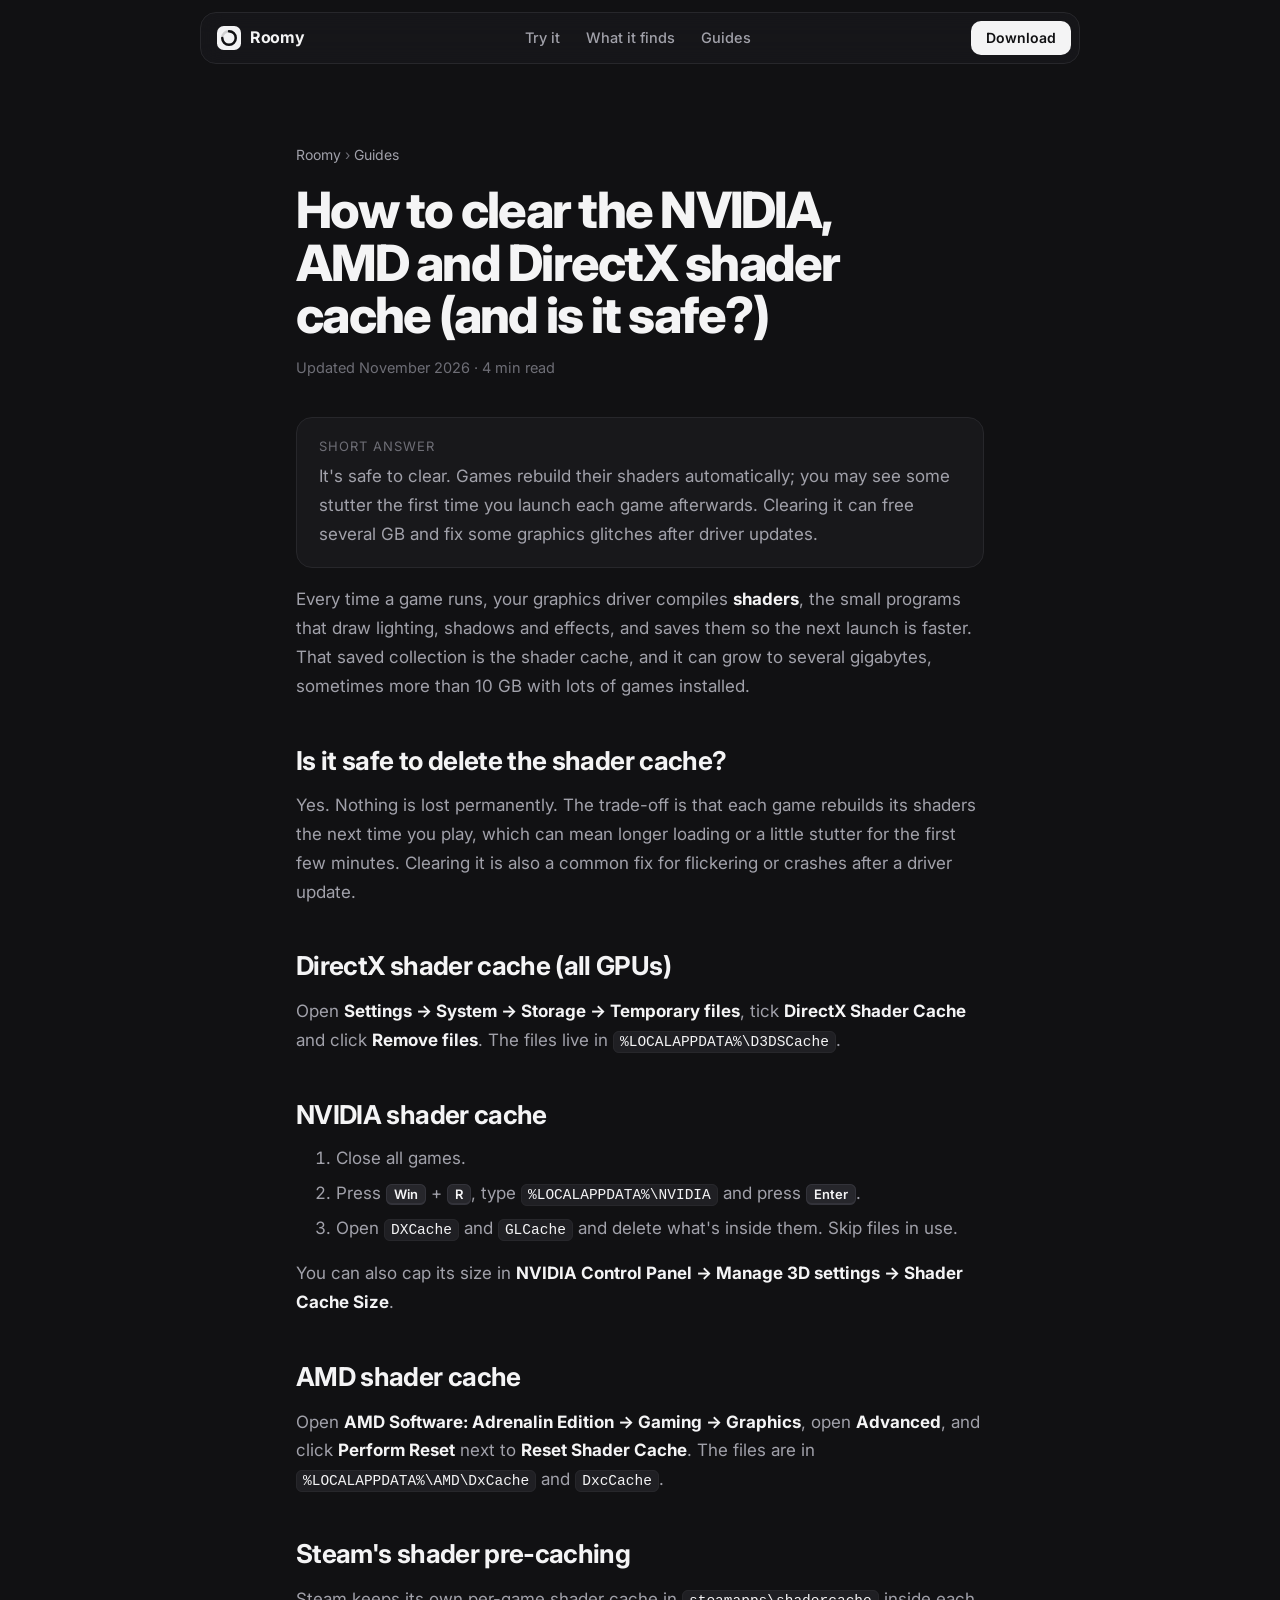
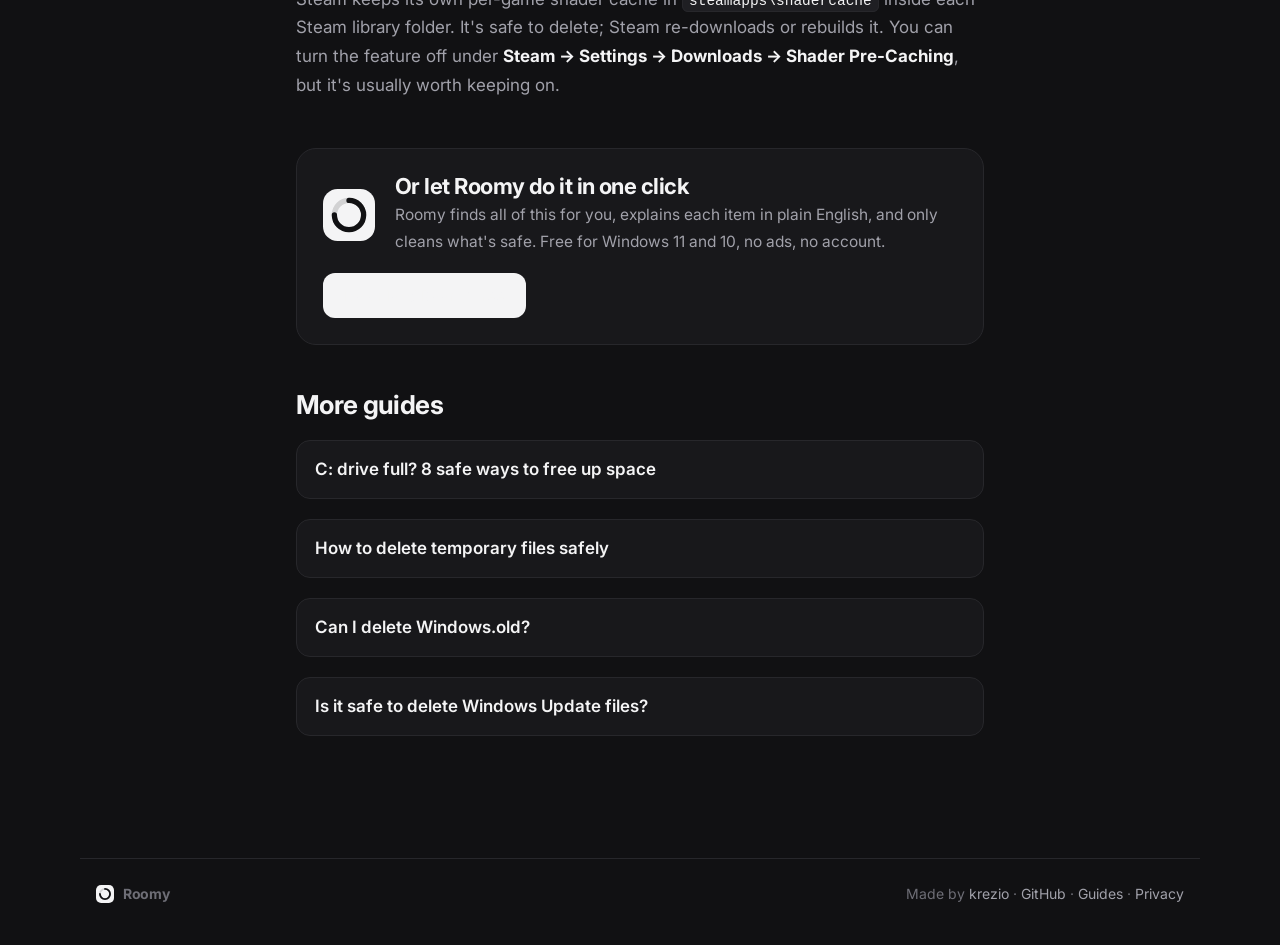
<file: site/guides/clear-shader-cache/index.html>
<!doctype html>
<html lang="en">
<head>
  <meta charset="utf-8">
  <meta name="viewport" content="width=device-width, initial-scale=1">
  <title>How to clear the NVIDIA, AMD and DirectX shader cache (and is it safe?)</title>
  <meta name="description" content="What the shader cache is, whether it's safe to delete, and how to clear the NVIDIA, AMD, DirectX and Steam shader caches on Windows to free up gigabytes.">
  <link rel="canonical" href="https://roomy.krezio.xyz/guides/clear-shader-cache/">
  <meta name="robots" content="index, follow, max-image-preview:large">
  <meta name="theme-color" content="#111113">
  <link rel="icon" href="../../favicon.ico" sizes="any">
  <link rel="icon" href="../../assets/logo.svg" type="image/svg+xml">
  <link rel="apple-touch-icon" href="../../assets/apple-touch-icon.png">
  <meta property="og:type" content="article">
  <meta property="og:site_name" content="Roomy">
  <meta property="og:title" content="How to clear the NVIDIA, AMD and DirectX shader cache (and is it safe?)">
  <meta property="og:description" content="What the shader cache is, whether it's safe to delete, and how to clear the NVIDIA, AMD, DirectX and Steam shader caches on Windows to free up gigabytes.">
  <meta property="og:url" content="https://roomy.krezio.xyz/guides/clear-shader-cache/">
  <meta property="og:image" content="https://roomy.krezio.xyz/assets/og.png">
  <meta name="twitter:card" content="summary_large_image">
  <link rel="preconnect" href="https://fonts.googleapis.com">
  <link rel="preconnect" href="https://fonts.gstatic.com" crossorigin>
  <link href="https://fonts.googleapis.com/css2?family=Inter:wght@400;500;600;700;800&display=swap" rel="stylesheet">
  <link rel="stylesheet" href="../../styles.css">
  <script type="application/ld+json">{"@context":"https://schema.org","@graph":[{"@type":"Article","headline":"How to clear the NVIDIA, AMD and DirectX shader cache (and is it safe?)","description":"What the shader cache is, whether it's safe to delete, and how to clear the NVIDIA, AMD, DirectX and Steam shader caches on Windows to free up gigabytes.","url":"https://roomy.krezio.xyz/guides/clear-shader-cache/","mainEntityOfPage":"https://roomy.krezio.xyz/guides/clear-shader-cache/","datePublished":"2026-11-12","dateModified":"2026-11-12","image":"https://roomy.krezio.xyz/assets/og.png","author":{"@type":"Organization","name":"krezio","url":"https://krezio.xyz"},"publisher":{"@type":"Organization","name":"krezio","logo":{"@type":"ImageObject","url":"https://roomy.krezio.xyz/assets/icon-512.png"}}},{"@type":"BreadcrumbList","itemListElement":[{"@type":"ListItem","position":1,"name":"Roomy","item":"https://roomy.krezio.xyz/"},{"@type":"ListItem","position":2,"name":"Guides","item":"https://roomy.krezio.xyz/guides/"},{"@type":"ListItem","position":3,"name":"How to clear the shader cache (NVIDIA, AMD, DirectX)","item":"https://roomy.krezio.xyz/guides/clear-shader-cache/"}]}]}</script>
</head>
<body>
  <header class="nav-wrap">
    <nav class="nav" aria-label="Main">
      <a class="brand" href="../../"><img src="../../assets/logo.svg" alt="" width="24" height="24"><span>Roomy</span></a>
      <div class="nav-links">
        <a href="../../#try">Try it</a>
        <a href="../../#finds">What it finds</a>
        <a href="../../guides/">Guides</a>
      </div>
      <a class="btn btn-light btn-sm" href="../../#download">Download</a>
    </nav>
  </header>

  <main class="doc">
    <nav class="crumbs" aria-label="Breadcrumb"><a href="../../">Roomy</a> › <a href="../">Guides</a></nav>
    <article>
      <h1>How to clear the NVIDIA, AMD and DirectX shader cache (and is it safe?)</h1>
      <p class="meta">Updated November 2026 · 4 min read</p>
      <div class="tldr"><span class="label">Short answer</span><p>It's safe to clear. Games rebuild their shaders automatically; you may see some stutter the first time you launch each game afterwards. Clearing it can free several GB and fix some graphics glitches after driver updates.</p></div>

<p>Every time a game runs, your graphics driver compiles <b>shaders</b>, the small programs that draw lighting, shadows and effects, and saves them so the next launch is faster. That saved collection is the shader cache, and it can grow to several gigabytes, sometimes more than 10 GB with lots of games installed.</p>

<h2>Is it safe to delete the shader cache?</h2>
<p>Yes. Nothing is lost permanently. The trade-off is that each game rebuilds its shaders the next time you play, which can mean longer loading or a little stutter for the first few minutes. Clearing it is also a common fix for flickering or crashes after a driver update.</p>

<h2>DirectX shader cache (all GPUs)</h2>
<p>Open <b>Settings → System → Storage → Temporary files</b>, tick <b>DirectX Shader Cache</b> and click <b>Remove files</b>. The files live in <code>%LOCALAPPDATA%\D3DSCache</code>.</p>

<h2>NVIDIA shader cache</h2>
<ol>
  <li>Close all games.</li>
  <li>Press <kbd>Win</kbd> + <kbd>R</kbd>, type <code>%LOCALAPPDATA%\NVIDIA</code> and press <kbd>Enter</kbd>.</li>
  <li>Open <code>DXCache</code> and <code>GLCache</code> and delete what's inside them. Skip files in use.</li>
</ol>
<p>You can also cap its size in <b>NVIDIA Control Panel → Manage 3D settings → Shader Cache Size</b>.</p>

<h2>AMD shader cache</h2>
<p>Open <b>AMD Software: Adrenalin Edition → Gaming → Graphics</b>, open <b>Advanced</b>, and click <b>Perform Reset</b> next to <b>Reset Shader Cache</b>. The files are in <code>%LOCALAPPDATA%\AMD\DxCache</code> and <code>DxcCache</code>.</p>

<h2>Steam's shader pre-caching</h2>
<p>Steam keeps its own per-game shader cache in <code>steamapps\shadercache</code> inside each Steam library folder. It's safe to delete; Steam re-downloads or rebuilds it. You can turn the feature off under <b>Steam → Settings → Downloads → Shader Pre-Caching</b>, but it's usually worth keeping on.</p>

    </article>

    <aside class="cta-box">
      <img src="../../assets/logo.svg" alt="" width="52" height="52">
      <div>
        <h2>Or let Roomy do it in one click</h2>
        <p>Roomy finds all of this for you, explains each item in plain English, and only cleans what's safe. Free for Windows 11 and 10, no ads, no account.</p>
      </div>
      <a class="btn btn-light" href="https://github.com/krezio/roomy/releases/latest/download/Roomy-Setup.exe">Download Roomy free</a>
    </aside>
    <h2>More guides</h2>
    <ul class="related">
      <li><a href="../c-drive-full/">C: drive full? 8 safe ways to free up space</a></li>
      <li><a href="../delete-temp-files/">How to delete temporary files safely</a></li>
      <li><a href="../delete-windows-old/">Can I delete Windows.old?</a></li>
      <li><a href="../windows-update-files/">Is it safe to delete Windows Update files?</a></li>
    </ul>
  </main>

  <footer class="footer">
    <span class="brand"><img src="../../assets/logo.svg" alt="" width="18" height="18"><span>Roomy</span></span>
    <span>Made by <a href="https://krezio.xyz">krezio</a> · <a href="https://github.com/krezio/roomy" target="_blank" rel="noopener">GitHub</a> · <a href="../../guides/">Guides</a> · <a href="../../privacy.html">Privacy</a></span>
  </footer>
  <script defer src="https://static.cloudflareinsights.com/beacon.min.js" data-cf-beacon='{"token": "595ddd43099c44e98b23cda95087c4b7"}'></script>
</body>
</html>
</file>
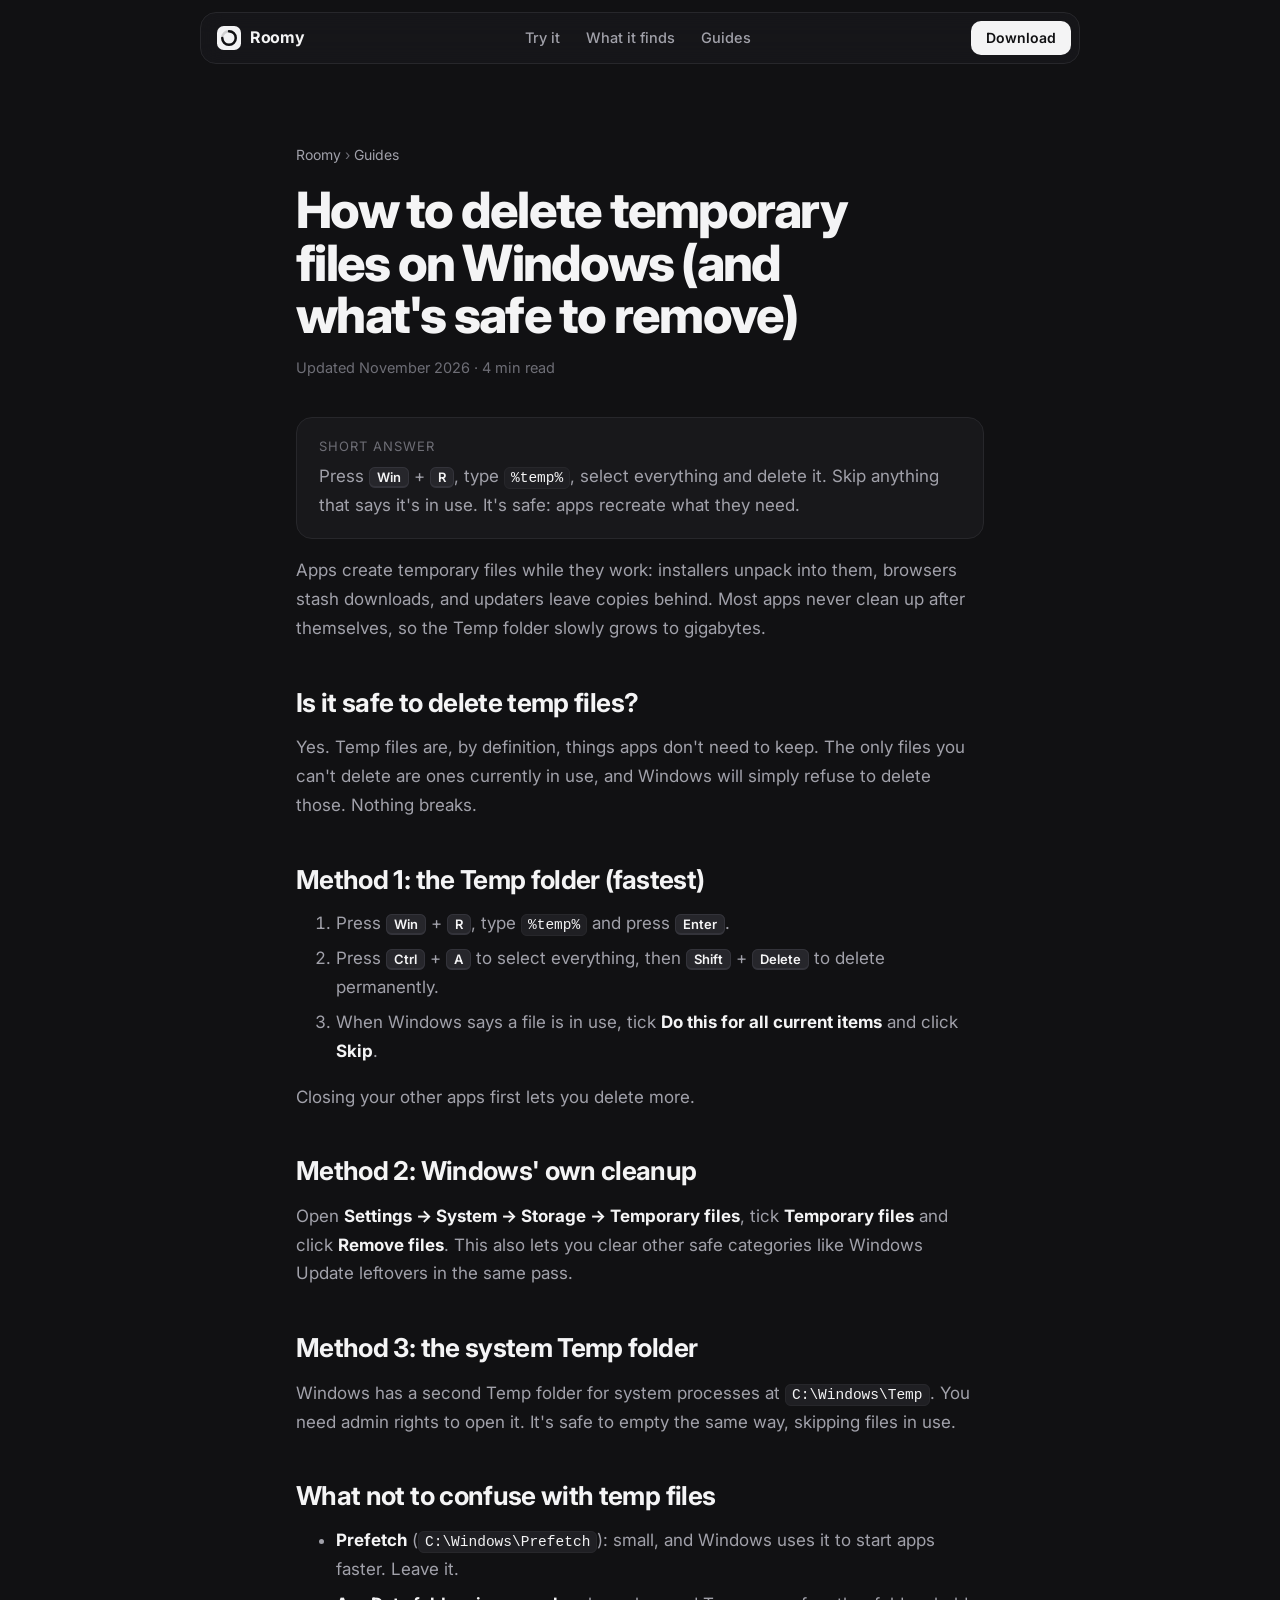
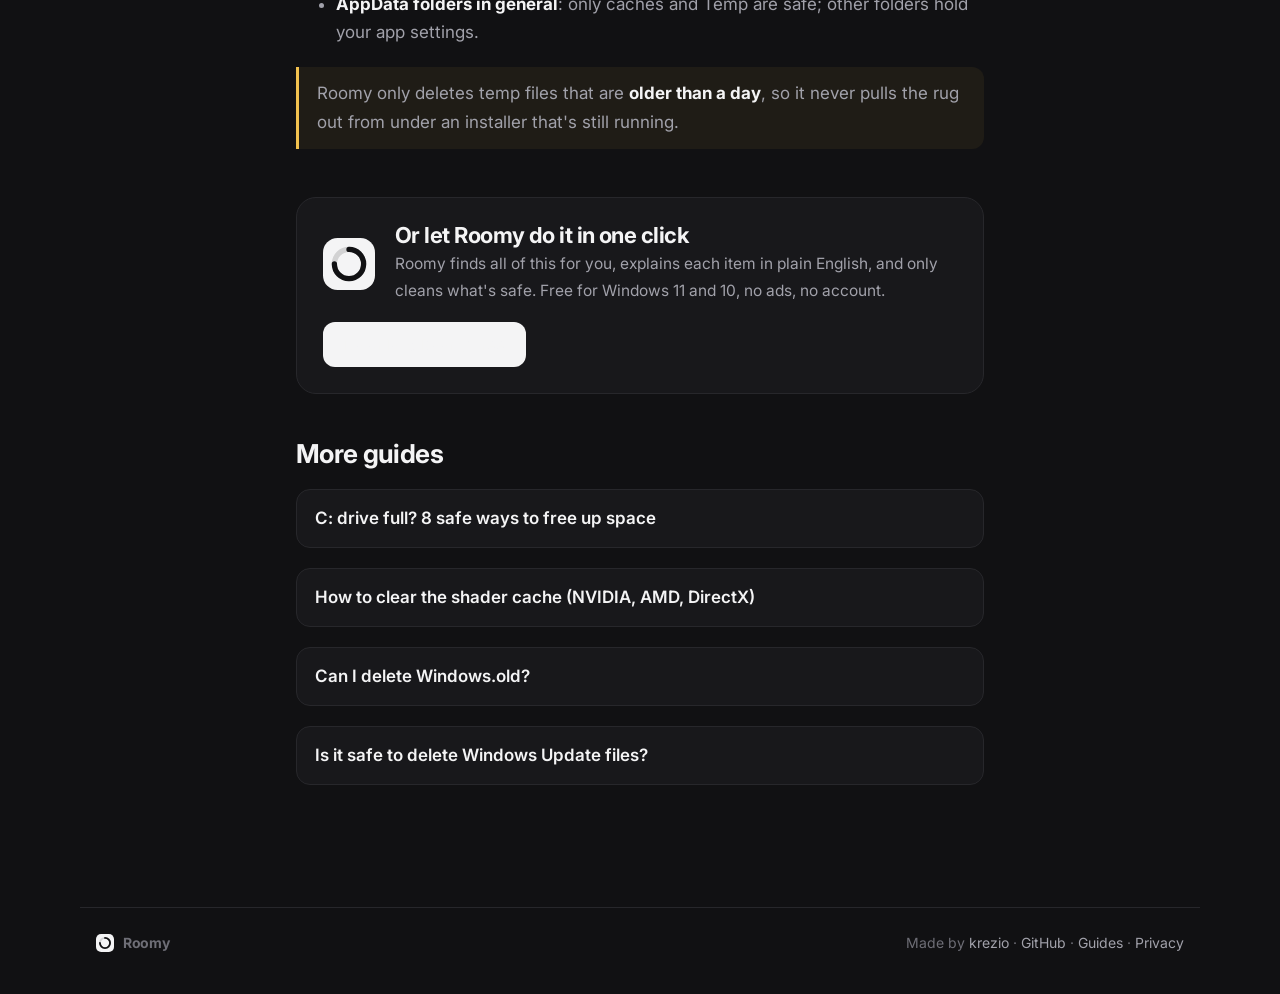
<file: site/guides/delete-temp-files/index.html>
<!doctype html>
<html lang="en">
<head>
  <meta charset="utf-8">
  <meta name="viewport" content="width=device-width, initial-scale=1">
  <title>How to delete temporary files on Windows (and what's safe to remove)</title>
  <meta name="description" content="Step-by-step: how to delete temporary files on Windows 11 and 10, where the Temp folders are, why some files won't delete, and what's safe to remove.">
  <link rel="canonical" href="https://roomy.krezio.xyz/guides/delete-temp-files/">
  <meta name="robots" content="index, follow, max-image-preview:large">
  <meta name="theme-color" content="#111113">
  <link rel="icon" href="../../favicon.ico" sizes="any">
  <link rel="icon" href="../../assets/logo.svg" type="image/svg+xml">
  <link rel="apple-touch-icon" href="../../assets/apple-touch-icon.png">
  <meta property="og:type" content="article">
  <meta property="og:site_name" content="Roomy">
  <meta property="og:title" content="How to delete temporary files on Windows (and what's safe to remove)">
  <meta property="og:description" content="Step-by-step: how to delete temporary files on Windows 11 and 10, where the Temp folders are, why some files won't delete, and what's safe to remove.">
  <meta property="og:url" content="https://roomy.krezio.xyz/guides/delete-temp-files/">
  <meta property="og:image" content="https://roomy.krezio.xyz/assets/og.png">
  <meta name="twitter:card" content="summary_large_image">
  <link rel="preconnect" href="https://fonts.googleapis.com">
  <link rel="preconnect" href="https://fonts.gstatic.com" crossorigin>
  <link href="https://fonts.googleapis.com/css2?family=Inter:wght@400;500;600;700;800&display=swap" rel="stylesheet">
  <link rel="stylesheet" href="../../styles.css">
  <script type="application/ld+json">{"@context":"https://schema.org","@graph":[{"@type":"Article","headline":"How to delete temporary files on Windows (and what's safe to remove)","description":"Step-by-step: how to delete temporary files on Windows 11 and 10, where the Temp folders are, why some files won't delete, and what's safe to remove.","url":"https://roomy.krezio.xyz/guides/delete-temp-files/","mainEntityOfPage":"https://roomy.krezio.xyz/guides/delete-temp-files/","datePublished":"2026-11-12","dateModified":"2026-11-12","image":"https://roomy.krezio.xyz/assets/og.png","author":{"@type":"Organization","name":"krezio","url":"https://krezio.xyz"},"publisher":{"@type":"Organization","name":"krezio","logo":{"@type":"ImageObject","url":"https://roomy.krezio.xyz/assets/icon-512.png"}}},{"@type":"BreadcrumbList","itemListElement":[{"@type":"ListItem","position":1,"name":"Roomy","item":"https://roomy.krezio.xyz/"},{"@type":"ListItem","position":2,"name":"Guides","item":"https://roomy.krezio.xyz/guides/"},{"@type":"ListItem","position":3,"name":"How to delete temporary files safely","item":"https://roomy.krezio.xyz/guides/delete-temp-files/"}]}]}</script>
</head>
<body>
  <header class="nav-wrap">
    <nav class="nav" aria-label="Main">
      <a class="brand" href="../../"><img src="../../assets/logo.svg" alt="" width="24" height="24"><span>Roomy</span></a>
      <div class="nav-links">
        <a href="../../#try">Try it</a>
        <a href="../../#finds">What it finds</a>
        <a href="../../guides/">Guides</a>
      </div>
      <a class="btn btn-light btn-sm" href="../../#download">Download</a>
    </nav>
  </header>

  <main class="doc">
    <nav class="crumbs" aria-label="Breadcrumb"><a href="../../">Roomy</a> › <a href="../">Guides</a></nav>
    <article>
      <h1>How to delete temporary files on Windows (and what's safe to remove)</h1>
      <p class="meta">Updated November 2026 · 4 min read</p>
      <div class="tldr"><span class="label">Short answer</span><p>Press <kbd>Win</kbd> + <kbd>R</kbd>, type <code>%temp%</code>, select everything and delete it. Skip anything that says it's in use. It's safe: apps recreate what they need.</p></div>

<p>Apps create temporary files while they work: installers unpack into them, browsers stash downloads, and updaters leave copies behind. Most apps never clean up after themselves, so the Temp folder slowly grows to gigabytes.</p>

<h2>Is it safe to delete temp files?</h2>
<p>Yes. Temp files are, by definition, things apps don't need to keep. The only files you can't delete are ones currently in use, and Windows will simply refuse to delete those. Nothing breaks.</p>

<h2>Method 1: the Temp folder (fastest)</h2>
<ol>
  <li>Press <kbd>Win</kbd> + <kbd>R</kbd>, type <code>%temp%</code> and press <kbd>Enter</kbd>.</li>
  <li>Press <kbd>Ctrl</kbd> + <kbd>A</kbd> to select everything, then <kbd>Shift</kbd> + <kbd>Delete</kbd> to delete permanently.</li>
  <li>When Windows says a file is in use, tick <b>Do this for all current items</b> and click <b>Skip</b>.</li>
</ol>
<p>Closing your other apps first lets you delete more.</p>

<h2>Method 2: Windows' own cleanup</h2>
<p>Open <b>Settings → System → Storage → Temporary files</b>, tick <b>Temporary files</b> and click <b>Remove files</b>. This also lets you clear other safe categories like Windows Update leftovers in the same pass.</p>

<h2>Method 3: the system Temp folder</h2>
<p>Windows has a second Temp folder for system processes at <code>C:\Windows\Temp</code>. You need admin rights to open it. It's safe to empty the same way, skipping files in use.</p>

<h2>What not to confuse with temp files</h2>
<ul>
  <li><b>Prefetch</b> (<code>C:\Windows\Prefetch</code>): small, and Windows uses it to start apps faster. Leave it.</li>
  <li><b>AppData folders in general</b>: only caches and Temp are safe; other folders hold your app settings.</li>
</ul>
<div class="callout"><p>Roomy only deletes temp files that are <b>older than a day</b>, so it never pulls the rug out from under an installer that's still running.</p></div>

    </article>

    <aside class="cta-box">
      <img src="../../assets/logo.svg" alt="" width="52" height="52">
      <div>
        <h2>Or let Roomy do it in one click</h2>
        <p>Roomy finds all of this for you, explains each item in plain English, and only cleans what's safe. Free for Windows 11 and 10, no ads, no account.</p>
      </div>
      <a class="btn btn-light" href="https://github.com/krezio/roomy/releases/latest/download/Roomy-Setup.exe">Download Roomy free</a>
    </aside>
    <h2>More guides</h2>
    <ul class="related">
      <li><a href="../c-drive-full/">C: drive full? 8 safe ways to free up space</a></li>
      <li><a href="../clear-shader-cache/">How to clear the shader cache (NVIDIA, AMD, DirectX)</a></li>
      <li><a href="../delete-windows-old/">Can I delete Windows.old?</a></li>
      <li><a href="../windows-update-files/">Is it safe to delete Windows Update files?</a></li>
    </ul>
  </main>

  <footer class="footer">
    <span class="brand"><img src="../../assets/logo.svg" alt="" width="18" height="18"><span>Roomy</span></span>
    <span>Made by <a href="https://krezio.xyz">krezio</a> · <a href="https://github.com/krezio/roomy" target="_blank" rel="noopener">GitHub</a> · <a href="../../guides/">Guides</a> · <a href="../../privacy.html">Privacy</a></span>
  </footer>
  <script defer src="https://static.cloudflareinsights.com/beacon.min.js" data-cf-beacon='{"token": "595ddd43099c44e98b23cda95087c4b7"}'></script>
</body>
</html>
</file>
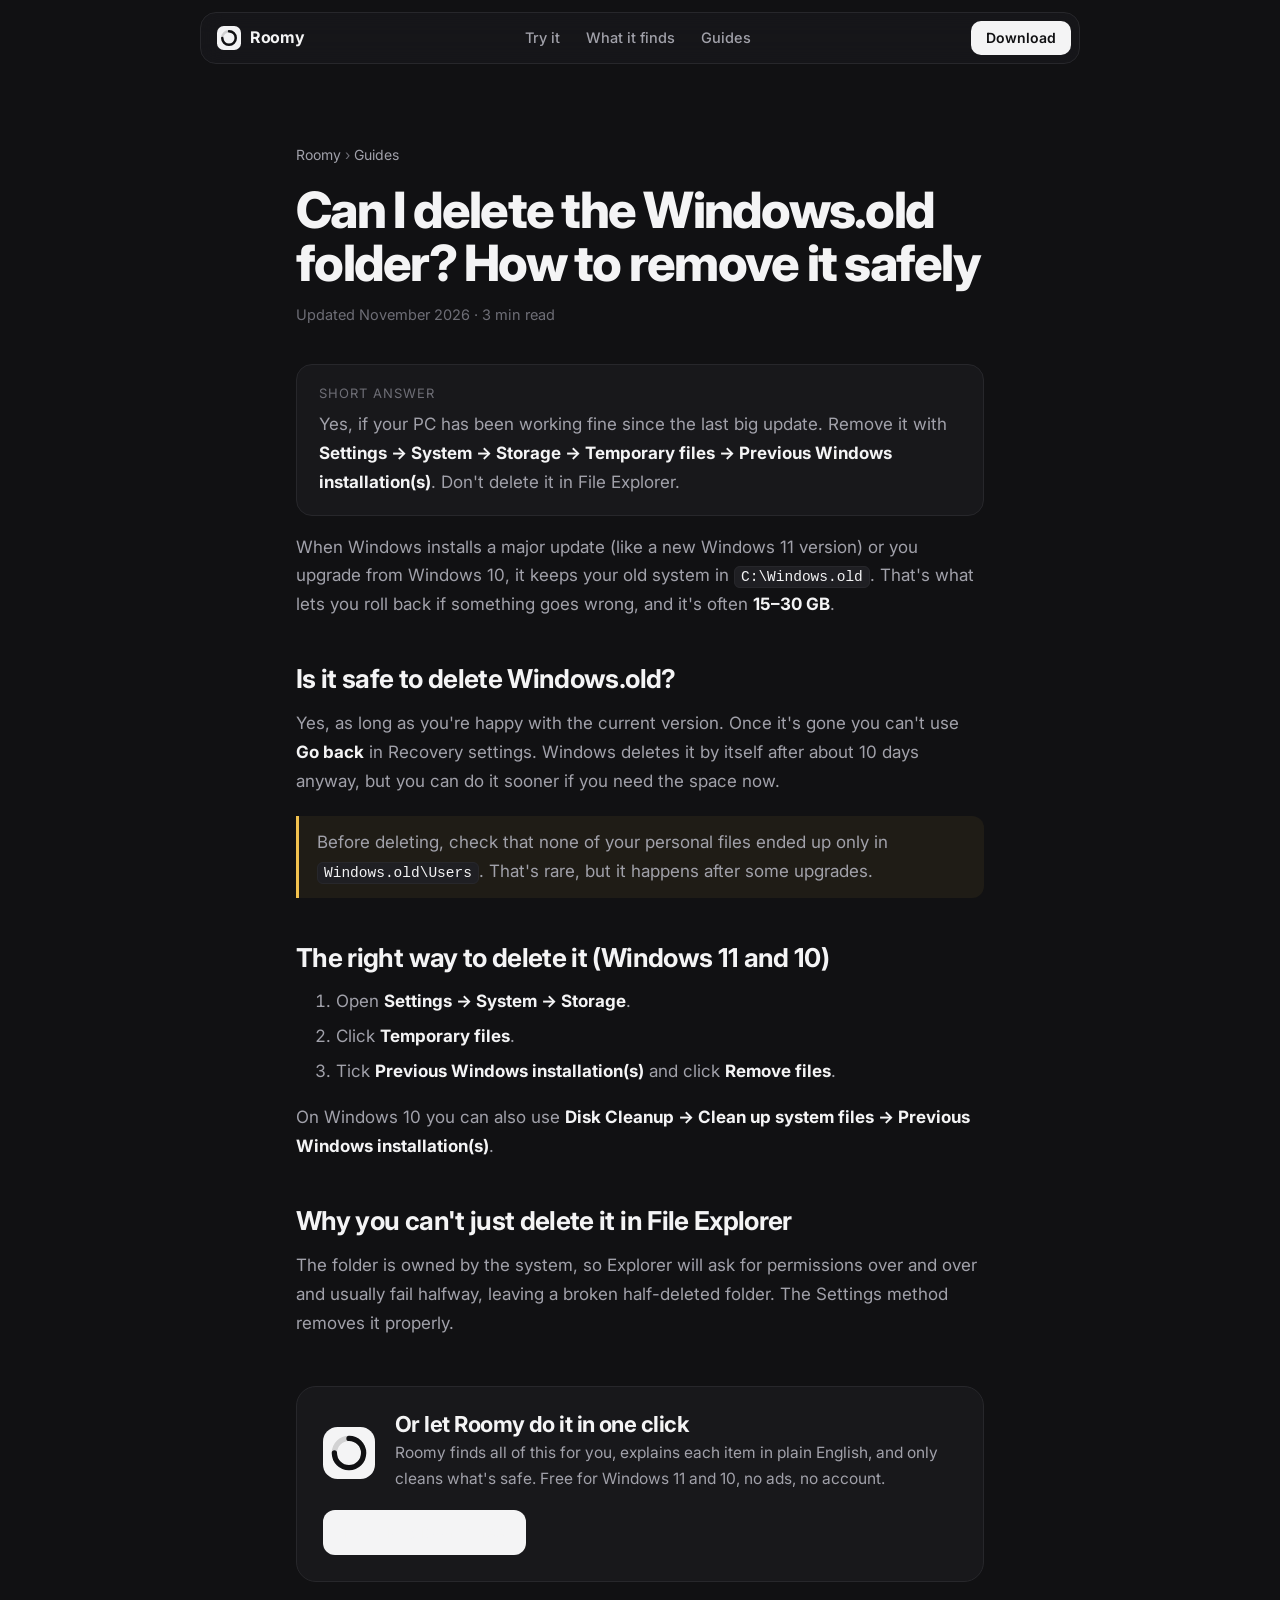
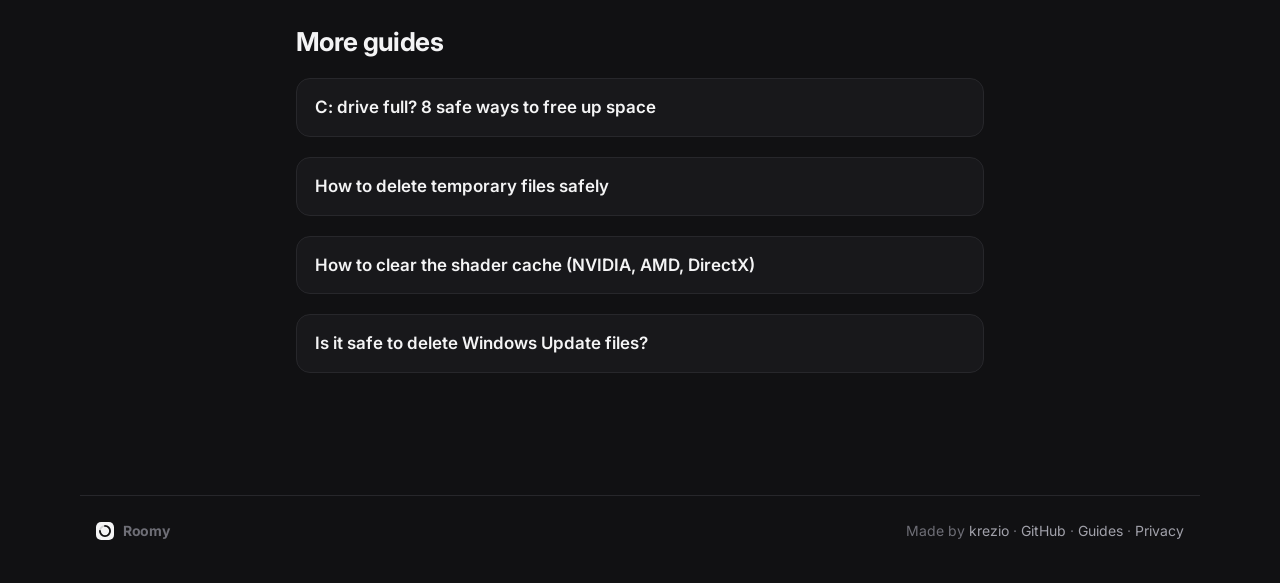
<file: site/guides/delete-windows-old/index.html>
<!doctype html>
<html lang="en">
<head>
  <meta charset="utf-8">
  <meta name="viewport" content="width=device-width, initial-scale=1">
  <title>Can I delete the Windows.old folder? How to remove it safely</title>
  <meta name="description" content="Windows.old is a backup of your previous Windows version that can take 15–30 GB. Here's when it's safe to delete and the right way to remove it on Windows 11 and 10.">
  <link rel="canonical" href="https://roomy.krezio.xyz/guides/delete-windows-old/">
  <meta name="robots" content="index, follow, max-image-preview:large">
  <meta name="theme-color" content="#111113">
  <link rel="icon" href="../../favicon.ico" sizes="any">
  <link rel="icon" href="../../assets/logo.svg" type="image/svg+xml">
  <link rel="apple-touch-icon" href="../../assets/apple-touch-icon.png">
  <meta property="og:type" content="article">
  <meta property="og:site_name" content="Roomy">
  <meta property="og:title" content="Can I delete the Windows.old folder? How to remove it safely">
  <meta property="og:description" content="Windows.old is a backup of your previous Windows version that can take 15–30 GB. Here's when it's safe to delete and the right way to remove it on Windows 11 and 10.">
  <meta property="og:url" content="https://roomy.krezio.xyz/guides/delete-windows-old/">
  <meta property="og:image" content="https://roomy.krezio.xyz/assets/og.png">
  <meta name="twitter:card" content="summary_large_image">
  <link rel="preconnect" href="https://fonts.googleapis.com">
  <link rel="preconnect" href="https://fonts.gstatic.com" crossorigin>
  <link href="https://fonts.googleapis.com/css2?family=Inter:wght@400;500;600;700;800&display=swap" rel="stylesheet">
  <link rel="stylesheet" href="../../styles.css">
  <script type="application/ld+json">{"@context":"https://schema.org","@graph":[{"@type":"Article","headline":"Can I delete the Windows.old folder? How to remove it safely","description":"Windows.old is a backup of your previous Windows version that can take 15–30 GB. Here's when it's safe to delete and the right way to remove it on Windows 11 and 10.","url":"https://roomy.krezio.xyz/guides/delete-windows-old/","mainEntityOfPage":"https://roomy.krezio.xyz/guides/delete-windows-old/","datePublished":"2026-11-12","dateModified":"2026-11-12","image":"https://roomy.krezio.xyz/assets/og.png","author":{"@type":"Organization","name":"krezio","url":"https://krezio.xyz"},"publisher":{"@type":"Organization","name":"krezio","logo":{"@type":"ImageObject","url":"https://roomy.krezio.xyz/assets/icon-512.png"}}},{"@type":"BreadcrumbList","itemListElement":[{"@type":"ListItem","position":1,"name":"Roomy","item":"https://roomy.krezio.xyz/"},{"@type":"ListItem","position":2,"name":"Guides","item":"https://roomy.krezio.xyz/guides/"},{"@type":"ListItem","position":3,"name":"Can I delete Windows.old?","item":"https://roomy.krezio.xyz/guides/delete-windows-old/"}]}]}</script>
</head>
<body>
  <header class="nav-wrap">
    <nav class="nav" aria-label="Main">
      <a class="brand" href="../../"><img src="../../assets/logo.svg" alt="" width="24" height="24"><span>Roomy</span></a>
      <div class="nav-links">
        <a href="../../#try">Try it</a>
        <a href="../../#finds">What it finds</a>
        <a href="../../guides/">Guides</a>
      </div>
      <a class="btn btn-light btn-sm" href="../../#download">Download</a>
    </nav>
  </header>

  <main class="doc">
    <nav class="crumbs" aria-label="Breadcrumb"><a href="../../">Roomy</a> › <a href="../">Guides</a></nav>
    <article>
      <h1>Can I delete the Windows.old folder? How to remove it safely</h1>
      <p class="meta">Updated November 2026 · 3 min read</p>
      <div class="tldr"><span class="label">Short answer</span><p>Yes, if your PC has been working fine since the last big update. Remove it with <b>Settings → System → Storage → Temporary files → Previous Windows installation(s)</b>. Don't delete it in File Explorer.</p></div>

<p>When Windows installs a major update (like a new Windows 11 version) or you upgrade from Windows 10, it keeps your old system in <code>C:\Windows.old</code>. That's what lets you roll back if something goes wrong, and it's often <b>15–30 GB</b>.</p>

<h2>Is it safe to delete Windows.old?</h2>
<p>Yes, as long as you're happy with the current version. Once it's gone you can't use <b>Go back</b> in Recovery settings. Windows deletes it by itself after about 10 days anyway, but you can do it sooner if you need the space now.</p>
<div class="callout"><p>Before deleting, check that none of your personal files ended up only in <code>Windows.old\Users</code>. That's rare, but it happens after some upgrades.</p></div>

<h2>The right way to delete it (Windows 11 and 10)</h2>
<ol>
  <li>Open <b>Settings → System → Storage</b>.</li>
  <li>Click <b>Temporary files</b>.</li>
  <li>Tick <b>Previous Windows installation(s)</b> and click <b>Remove files</b>.</li>
</ol>
<p>On Windows 10 you can also use <b>Disk Cleanup → Clean up system files → Previous Windows installation(s)</b>.</p>

<h2>Why you can't just delete it in File Explorer</h2>
<p>The folder is owned by the system, so Explorer will ask for permissions over and over and usually fail halfway, leaving a broken half-deleted folder. The Settings method removes it properly.</p>

    </article>

    <aside class="cta-box">
      <img src="../../assets/logo.svg" alt="" width="52" height="52">
      <div>
        <h2>Or let Roomy do it in one click</h2>
        <p>Roomy finds all of this for you, explains each item in plain English, and only cleans what's safe. Free for Windows 11 and 10, no ads, no account.</p>
      </div>
      <a class="btn btn-light" href="https://github.com/krezio/roomy/releases/latest/download/Roomy-Setup.exe">Download Roomy free</a>
    </aside>
    <h2>More guides</h2>
    <ul class="related">
      <li><a href="../c-drive-full/">C: drive full? 8 safe ways to free up space</a></li>
      <li><a href="../delete-temp-files/">How to delete temporary files safely</a></li>
      <li><a href="../clear-shader-cache/">How to clear the shader cache (NVIDIA, AMD, DirectX)</a></li>
      <li><a href="../windows-update-files/">Is it safe to delete Windows Update files?</a></li>
    </ul>
  </main>

  <footer class="footer">
    <span class="brand"><img src="../../assets/logo.svg" alt="" width="18" height="18"><span>Roomy</span></span>
    <span>Made by <a href="https://krezio.xyz">krezio</a> · <a href="https://github.com/krezio/roomy" target="_blank" rel="noopener">GitHub</a> · <a href="../../guides/">Guides</a> · <a href="../../privacy.html">Privacy</a></span>
  </footer>
  <script defer src="https://static.cloudflareinsights.com/beacon.min.js" data-cf-beacon='{"token": "595ddd43099c44e98b23cda95087c4b7"}'></script>
</body>
</html>
</file>
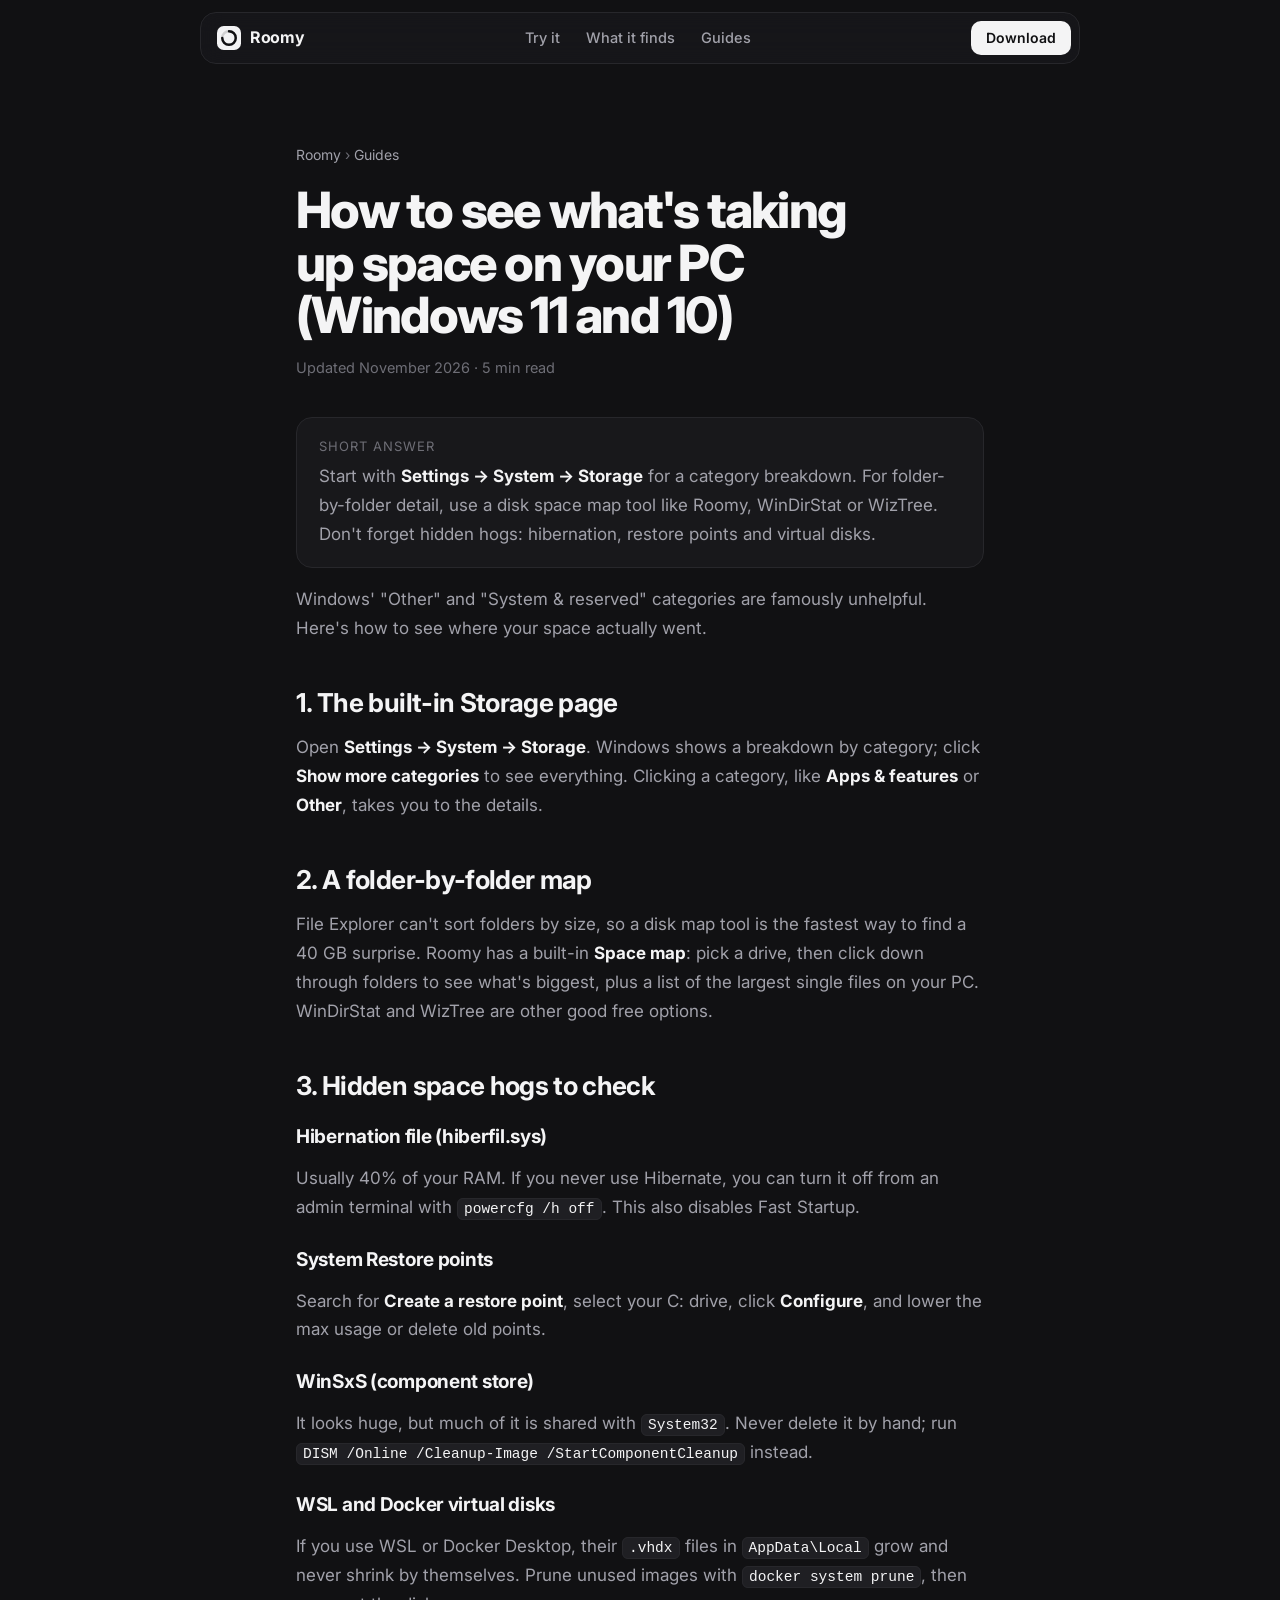
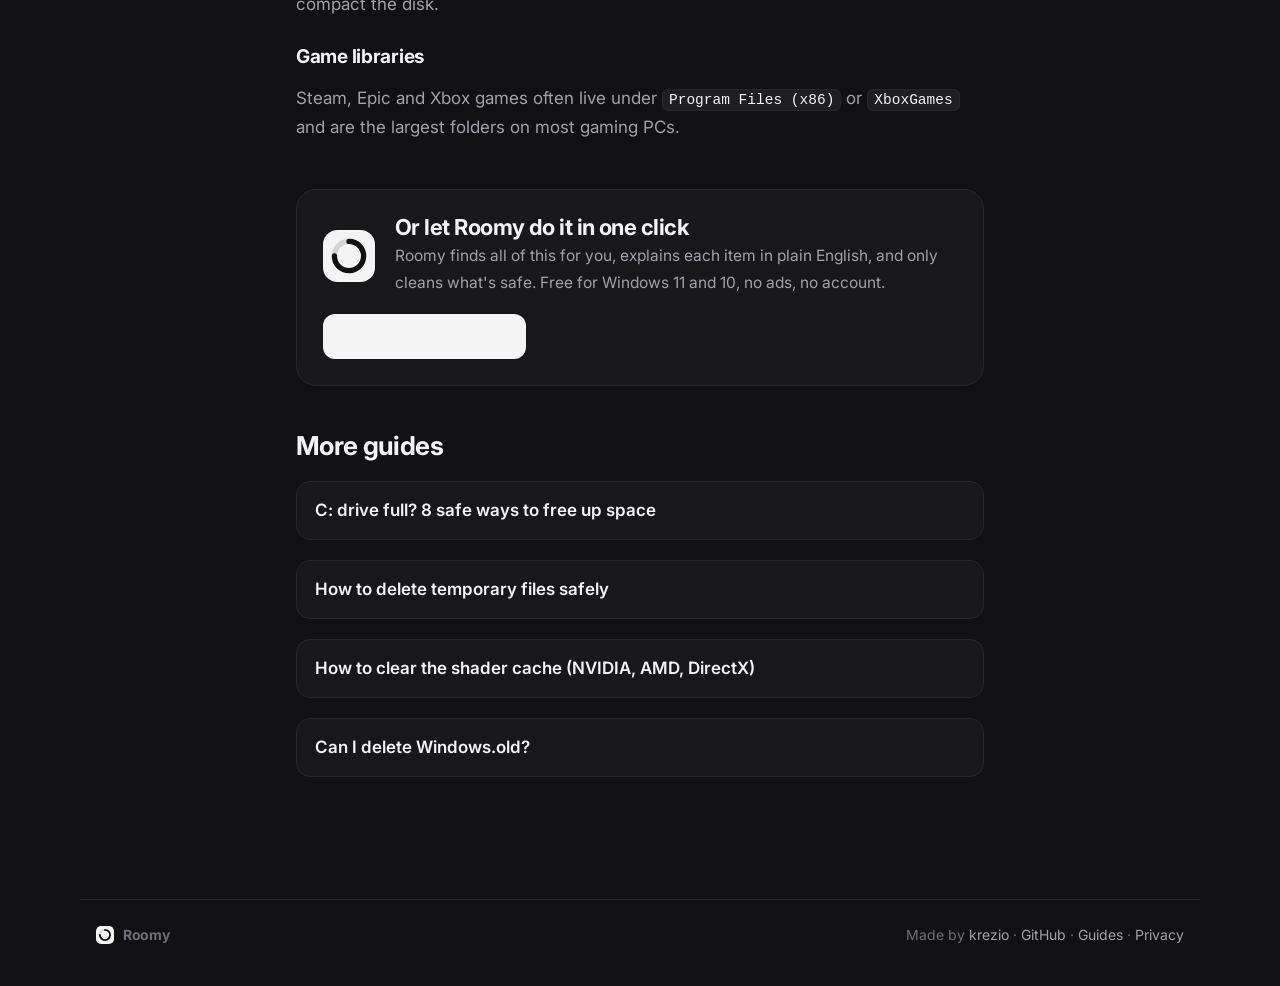
<file: site/guides/whats-taking-up-space/index.html>
<!doctype html>
<html lang="en">
<head>
  <meta charset="utf-8">
  <meta name="viewport" content="width=device-width, initial-scale=1">
  <title>How to see what's taking up space on your PC (Windows 11 and 10)</title>
  <meta name="description" content="Find out exactly what's using your disk space on Windows: the built-in Storage page, hidden space hogs like hiberfil.sys, WinSxS, restore points and WSL, and how to find the biggest folders.">
  <link rel="canonical" href="https://roomy.krezio.xyz/guides/whats-taking-up-space/">
  <meta name="robots" content="index, follow, max-image-preview:large">
  <meta name="theme-color" content="#111113">
  <link rel="icon" href="../../favicon.ico" sizes="any">
  <link rel="icon" href="../../assets/logo.svg" type="image/svg+xml">
  <link rel="apple-touch-icon" href="../../assets/apple-touch-icon.png">
  <meta property="og:type" content="article">
  <meta property="og:site_name" content="Roomy">
  <meta property="og:title" content="How to see what's taking up space on your PC (Windows 11 and 10)">
  <meta property="og:description" content="Find out exactly what's using your disk space on Windows: the built-in Storage page, hidden space hogs like hiberfil.sys, WinSxS, restore points and WSL, and how to find the biggest folders.">
  <meta property="og:url" content="https://roomy.krezio.xyz/guides/whats-taking-up-space/">
  <meta property="og:image" content="https://roomy.krezio.xyz/assets/og.png">
  <meta name="twitter:card" content="summary_large_image">
  <link rel="preconnect" href="https://fonts.googleapis.com">
  <link rel="preconnect" href="https://fonts.gstatic.com" crossorigin>
  <link href="https://fonts.googleapis.com/css2?family=Inter:wght@400;500;600;700;800&display=swap" rel="stylesheet">
  <link rel="stylesheet" href="../../styles.css">
  <script type="application/ld+json">{"@context":"https://schema.org","@graph":[{"@type":"Article","headline":"How to see what's taking up space on your PC (Windows 11 and 10)","description":"Find out exactly what's using your disk space on Windows: the built-in Storage page, hidden space hogs like hiberfil.sys, WinSxS, restore points and WSL, and how to find the biggest folders.","url":"https://roomy.krezio.xyz/guides/whats-taking-up-space/","mainEntityOfPage":"https://roomy.krezio.xyz/guides/whats-taking-up-space/","datePublished":"2026-11-12","dateModified":"2026-11-12","image":"https://roomy.krezio.xyz/assets/og.png","author":{"@type":"Organization","name":"krezio","url":"https://krezio.xyz"},"publisher":{"@type":"Organization","name":"krezio","logo":{"@type":"ImageObject","url":"https://roomy.krezio.xyz/assets/icon-512.png"}}},{"@type":"BreadcrumbList","itemListElement":[{"@type":"ListItem","position":1,"name":"Roomy","item":"https://roomy.krezio.xyz/"},{"@type":"ListItem","position":2,"name":"Guides","item":"https://roomy.krezio.xyz/guides/"},{"@type":"ListItem","position":3,"name":"How to see what's taking up space on your PC","item":"https://roomy.krezio.xyz/guides/whats-taking-up-space/"}]}]}</script>
</head>
<body>
  <header class="nav-wrap">
    <nav class="nav" aria-label="Main">
      <a class="brand" href="../../"><img src="../../assets/logo.svg" alt="" width="24" height="24"><span>Roomy</span></a>
      <div class="nav-links">
        <a href="../../#try">Try it</a>
        <a href="../../#finds">What it finds</a>
        <a href="../../guides/">Guides</a>
      </div>
      <a class="btn btn-light btn-sm" href="../../#download">Download</a>
    </nav>
  </header>

  <main class="doc">
    <nav class="crumbs" aria-label="Breadcrumb"><a href="../../">Roomy</a> › <a href="../">Guides</a></nav>
    <article>
      <h1>How to see what's taking up space on your PC (Windows 11 and 10)</h1>
      <p class="meta">Updated November 2026 · 5 min read</p>
      <div class="tldr"><span class="label">Short answer</span><p>Start with <b>Settings → System → Storage</b> for a category breakdown. For folder-by-folder detail, use a disk space map tool like Roomy, WinDirStat or WizTree. Don't forget hidden hogs: hibernation, restore points and virtual disks.</p></div>

<p>Windows' "Other" and "System & reserved" categories are famously unhelpful. Here's how to see where your space actually went.</p>

<h2>1. The built-in Storage page</h2>
<p>Open <b>Settings → System → Storage</b>. Windows shows a breakdown by category; click <b>Show more categories</b> to see everything. Clicking a category, like <b>Apps &amp; features</b> or <b>Other</b>, takes you to the details.</p>

<h2>2. A folder-by-folder map</h2>
<p>File Explorer can't sort folders by size, so a disk map tool is the fastest way to find a 40 GB surprise. Roomy has a built-in <b>Space map</b>: pick a drive, then click down through folders to see what's biggest, plus a list of the largest single files on your PC. WinDirStat and WizTree are other good free options.</p>

<h2>3. Hidden space hogs to check</h2>
<h3>Hibernation file (hiberfil.sys)</h3>
<p>Usually 40% of your RAM. If you never use Hibernate, you can turn it off from an admin terminal with <code>powercfg /h off</code>. This also disables Fast Startup.</p>
<h3>System Restore points</h3>
<p>Search for <b>Create a restore point</b>, select your C: drive, click <b>Configure</b>, and lower the max usage or delete old points.</p>
<h3>WinSxS (component store)</h3>
<p>It looks huge, but much of it is shared with <code>System32</code>. Never delete it by hand; run <code>DISM /Online /Cleanup-Image /StartComponentCleanup</code> instead.</p>
<h3>WSL and Docker virtual disks</h3>
<p>If you use WSL or Docker Desktop, their <code>.vhdx</code> files in <code>AppData\Local</code> grow and never shrink by themselves. Prune unused images with <code>docker system prune</code>, then compact the disk.</p>
<h3>Game libraries</h3>
<p>Steam, Epic and Xbox games often live under <code>Program Files (x86)</code> or <code>XboxGames</code> and are the largest folders on most gaming PCs.</p>

    </article>

    <aside class="cta-box">
      <img src="../../assets/logo.svg" alt="" width="52" height="52">
      <div>
        <h2>Or let Roomy do it in one click</h2>
        <p>Roomy finds all of this for you, explains each item in plain English, and only cleans what's safe. Free for Windows 11 and 10, no ads, no account.</p>
      </div>
      <a class="btn btn-light" href="https://github.com/krezio/roomy/releases/latest/download/Roomy-Setup.exe">Download Roomy free</a>
    </aside>
    <h2>More guides</h2>
    <ul class="related">
      <li><a href="../c-drive-full/">C: drive full? 8 safe ways to free up space</a></li>
      <li><a href="../delete-temp-files/">How to delete temporary files safely</a></li>
      <li><a href="../clear-shader-cache/">How to clear the shader cache (NVIDIA, AMD, DirectX)</a></li>
      <li><a href="../delete-windows-old/">Can I delete Windows.old?</a></li>
    </ul>
  </main>

  <footer class="footer">
    <span class="brand"><img src="../../assets/logo.svg" alt="" width="18" height="18"><span>Roomy</span></span>
    <span>Made by <a href="https://krezio.xyz">krezio</a> · <a href="https://github.com/krezio/roomy" target="_blank" rel="noopener">GitHub</a> · <a href="../../guides/">Guides</a> · <a href="../../privacy.html">Privacy</a></span>
  </footer>
  <script defer src="https://static.cloudflareinsights.com/beacon.min.js" data-cf-beacon='{"token": "595ddd43099c44e98b23cda95087c4b7"}'></script>
</body>
</html>
</file>
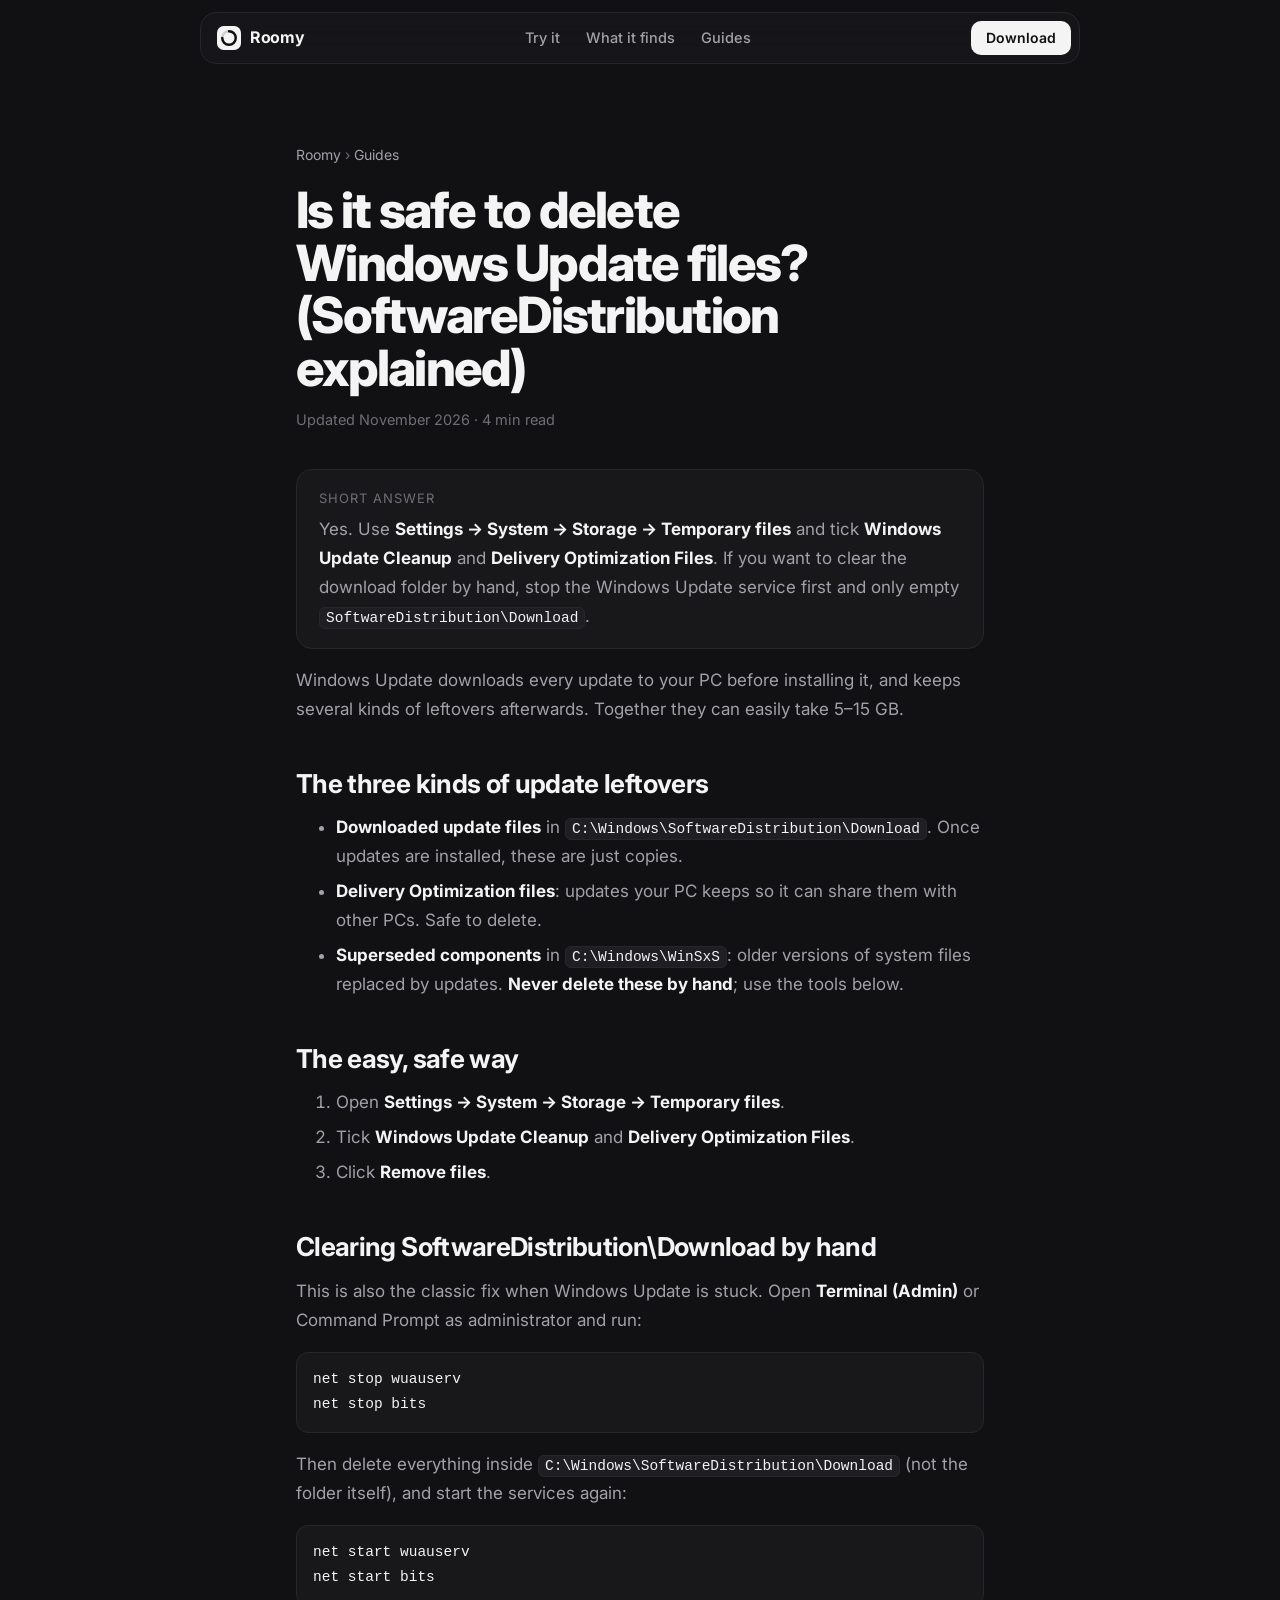
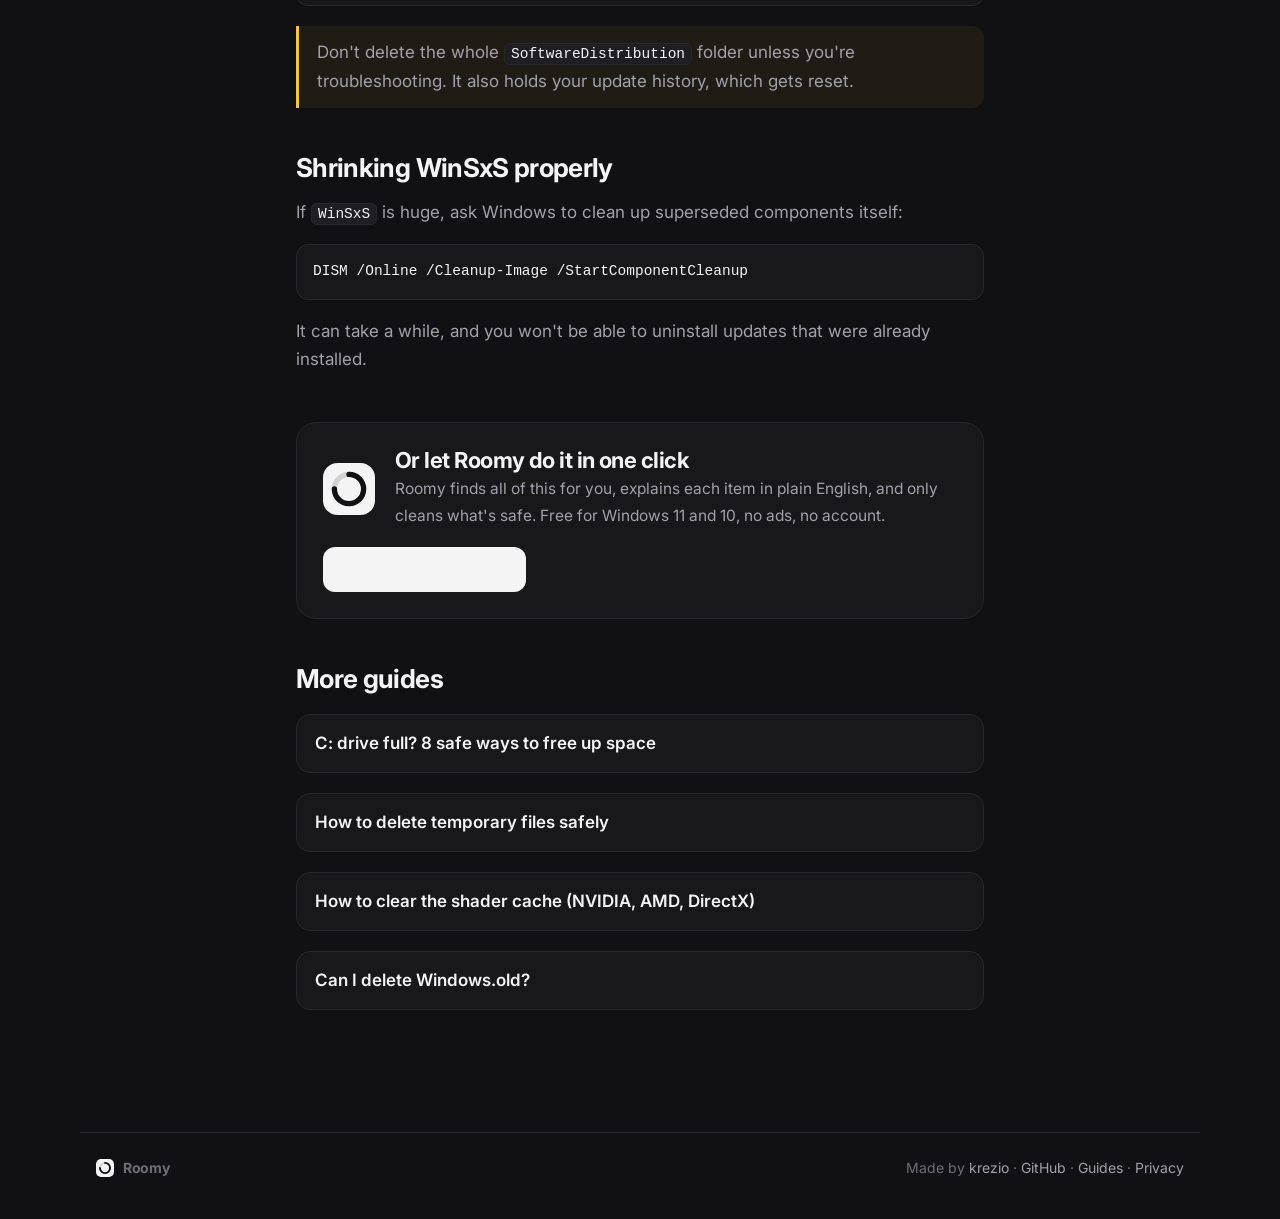
<file: site/guides/windows-update-files/index.html>
<!doctype html>
<html lang="en">
<head>
  <meta charset="utf-8">
  <meta name="viewport" content="width=device-width, initial-scale=1">
  <title>Is it safe to delete Windows Update files? (SoftwareDistribution explained)</title>
  <meta name="description" content="Windows keeps old update files in SoftwareDistribution and the Delivery Optimization cache. Here's what's safe to delete, how to do it properly, and what to leave alone.">
  <link rel="canonical" href="https://roomy.krezio.xyz/guides/windows-update-files/">
  <meta name="robots" content="index, follow, max-image-preview:large">
  <meta name="theme-color" content="#111113">
  <link rel="icon" href="../../favicon.ico" sizes="any">
  <link rel="icon" href="../../assets/logo.svg" type="image/svg+xml">
  <link rel="apple-touch-icon" href="../../assets/apple-touch-icon.png">
  <meta property="og:type" content="article">
  <meta property="og:site_name" content="Roomy">
  <meta property="og:title" content="Is it safe to delete Windows Update files? (SoftwareDistribution explained)">
  <meta property="og:description" content="Windows keeps old update files in SoftwareDistribution and the Delivery Optimization cache. Here's what's safe to delete, how to do it properly, and what to leave alone.">
  <meta property="og:url" content="https://roomy.krezio.xyz/guides/windows-update-files/">
  <meta property="og:image" content="https://roomy.krezio.xyz/assets/og.png">
  <meta name="twitter:card" content="summary_large_image">
  <link rel="preconnect" href="https://fonts.googleapis.com">
  <link rel="preconnect" href="https://fonts.gstatic.com" crossorigin>
  <link href="https://fonts.googleapis.com/css2?family=Inter:wght@400;500;600;700;800&display=swap" rel="stylesheet">
  <link rel="stylesheet" href="../../styles.css">
  <script type="application/ld+json">{"@context":"https://schema.org","@graph":[{"@type":"Article","headline":"Is it safe to delete Windows Update files? (SoftwareDistribution explained)","description":"Windows keeps old update files in SoftwareDistribution and the Delivery Optimization cache. Here's what's safe to delete, how to do it properly, and what to leave alone.","url":"https://roomy.krezio.xyz/guides/windows-update-files/","mainEntityOfPage":"https://roomy.krezio.xyz/guides/windows-update-files/","datePublished":"2026-11-12","dateModified":"2026-11-12","image":"https://roomy.krezio.xyz/assets/og.png","author":{"@type":"Organization","name":"krezio","url":"https://krezio.xyz"},"publisher":{"@type":"Organization","name":"krezio","logo":{"@type":"ImageObject","url":"https://roomy.krezio.xyz/assets/icon-512.png"}}},{"@type":"BreadcrumbList","itemListElement":[{"@type":"ListItem","position":1,"name":"Roomy","item":"https://roomy.krezio.xyz/"},{"@type":"ListItem","position":2,"name":"Guides","item":"https://roomy.krezio.xyz/guides/"},{"@type":"ListItem","position":3,"name":"Is it safe to delete Windows Update files?","item":"https://roomy.krezio.xyz/guides/windows-update-files/"}]}]}</script>
</head>
<body>
  <header class="nav-wrap">
    <nav class="nav" aria-label="Main">
      <a class="brand" href="../../"><img src="../../assets/logo.svg" alt="" width="24" height="24"><span>Roomy</span></a>
      <div class="nav-links">
        <a href="../../#try">Try it</a>
        <a href="../../#finds">What it finds</a>
        <a href="../../guides/">Guides</a>
      </div>
      <a class="btn btn-light btn-sm" href="../../#download">Download</a>
    </nav>
  </header>

  <main class="doc">
    <nav class="crumbs" aria-label="Breadcrumb"><a href="../../">Roomy</a> › <a href="../">Guides</a></nav>
    <article>
      <h1>Is it safe to delete Windows Update files? (SoftwareDistribution explained)</h1>
      <p class="meta">Updated November 2026 · 4 min read</p>
      <div class="tldr"><span class="label">Short answer</span><p>Yes. Use <b>Settings → System → Storage → Temporary files</b> and tick <b>Windows Update Cleanup</b> and <b>Delivery Optimization Files</b>. If you want to clear the download folder by hand, stop the Windows Update service first and only empty <code>SoftwareDistribution\Download</code>.</p></div>

<p>Windows Update downloads every update to your PC before installing it, and keeps several kinds of leftovers afterwards. Together they can easily take 5–15 GB.</p>

<h2>The three kinds of update leftovers</h2>
<ul>
  <li><b>Downloaded update files</b> in <code>C:\Windows\SoftwareDistribution\Download</code>. Once updates are installed, these are just copies.</li>
  <li><b>Delivery Optimization files</b>: updates your PC keeps so it can share them with other PCs. Safe to delete.</li>
  <li><b>Superseded components</b> in <code>C:\Windows\WinSxS</code>: older versions of system files replaced by updates. <b>Never delete these by hand</b>; use the tools below.</li>
</ul>

<h2>The easy, safe way</h2>
<ol>
  <li>Open <b>Settings → System → Storage → Temporary files</b>.</li>
  <li>Tick <b>Windows Update Cleanup</b> and <b>Delivery Optimization Files</b>.</li>
  <li>Click <b>Remove files</b>.</li>
</ol>

<h2>Clearing SoftwareDistribution\Download by hand</h2>
<p>This is also the classic fix when Windows Update is stuck. Open <b>Terminal (Admin)</b> or Command Prompt as administrator and run:</p>
<pre><code>net stop wuauserv
net stop bits</code></pre>
<p>Then delete everything inside <code>C:\Windows\SoftwareDistribution\Download</code> (not the folder itself), and start the services again:</p>
<pre><code>net start wuauserv
net start bits</code></pre>
<div class="callout"><p>Don't delete the whole <code>SoftwareDistribution</code> folder unless you're troubleshooting. It also holds your update history, which gets reset.</p></div>

<h2>Shrinking WinSxS properly</h2>
<p>If <code>WinSxS</code> is huge, ask Windows to clean up superseded components itself:</p>
<pre><code>DISM /Online /Cleanup-Image /StartComponentCleanup</code></pre>
<p>It can take a while, and you won't be able to uninstall updates that were already installed.</p>

    </article>

    <aside class="cta-box">
      <img src="../../assets/logo.svg" alt="" width="52" height="52">
      <div>
        <h2>Or let Roomy do it in one click</h2>
        <p>Roomy finds all of this for you, explains each item in plain English, and only cleans what's safe. Free for Windows 11 and 10, no ads, no account.</p>
      </div>
      <a class="btn btn-light" href="https://github.com/krezio/roomy/releases/latest/download/Roomy-Setup.exe">Download Roomy free</a>
    </aside>
    <h2>More guides</h2>
    <ul class="related">
      <li><a href="../c-drive-full/">C: drive full? 8 safe ways to free up space</a></li>
      <li><a href="../delete-temp-files/">How to delete temporary files safely</a></li>
      <li><a href="../clear-shader-cache/">How to clear the shader cache (NVIDIA, AMD, DirectX)</a></li>
      <li><a href="../delete-windows-old/">Can I delete Windows.old?</a></li>
    </ul>
  </main>

  <footer class="footer">
    <span class="brand"><img src="../../assets/logo.svg" alt="" width="18" height="18"><span>Roomy</span></span>
    <span>Made by <a href="https://krezio.xyz">krezio</a> · <a href="https://github.com/krezio/roomy" target="_blank" rel="noopener">GitHub</a> · <a href="../../guides/">Guides</a> · <a href="../../privacy.html">Privacy</a></span>
  </footer>
  <script defer src="https://static.cloudflareinsights.com/beacon.min.js" data-cf-beacon='{"token": "595ddd43099c44e98b23cda95087c4b7"}'></script>
</body>
</html>
</file>
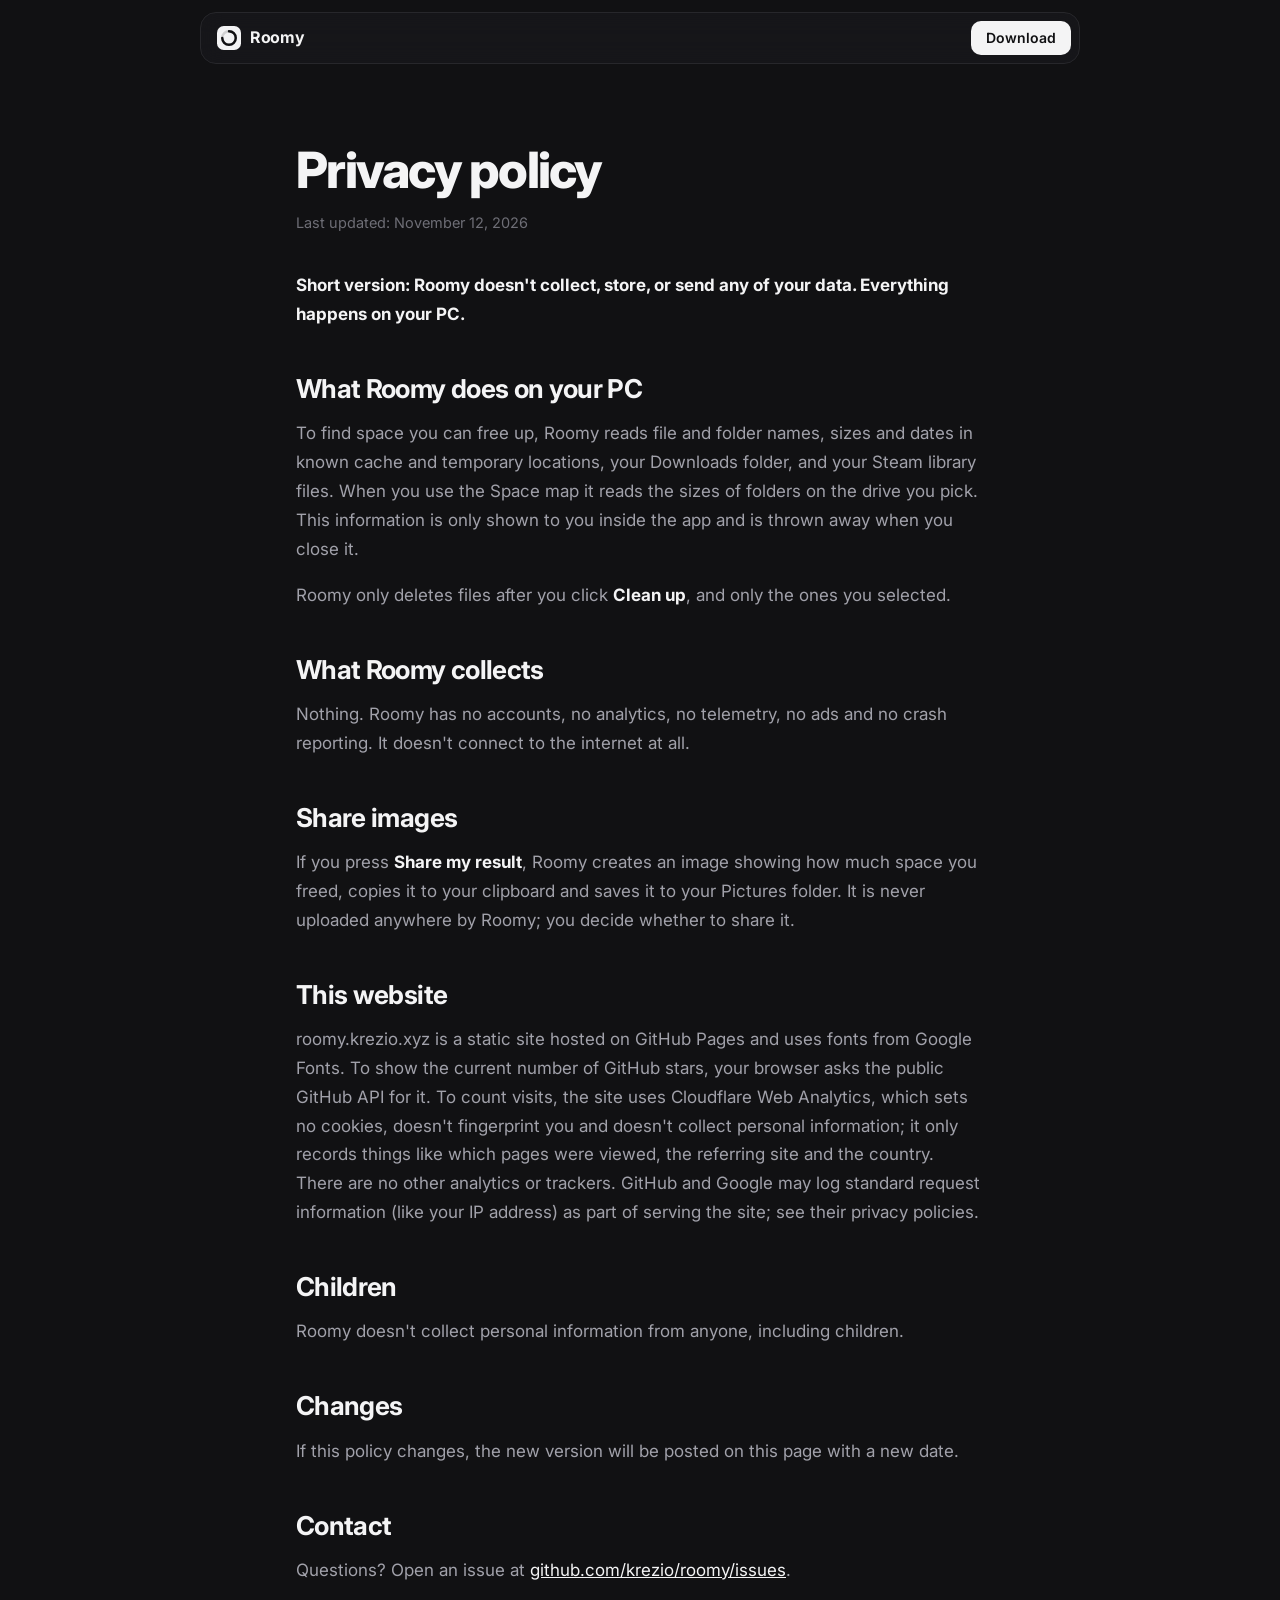
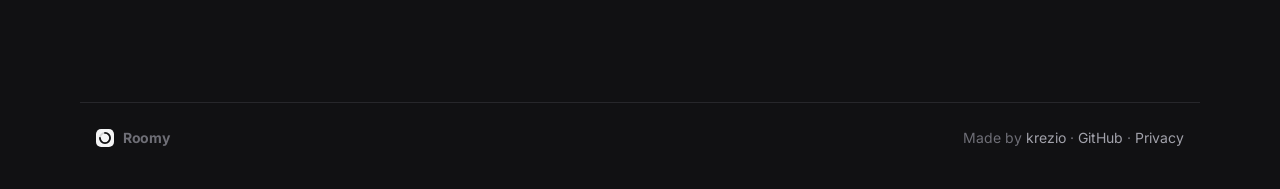
<file: site/privacy.html>
<!doctype html>
<html lang="en">
<head>
  <meta charset="utf-8">
  <meta name="viewport" content="width=device-width, initial-scale=1">
  <title>Roomy · Privacy policy</title>
  <meta name="description" content="Roomy's privacy policy: it runs entirely on your PC and collects nothing.">
  <meta name="theme-color" content="#111113">
  <link rel="canonical" href="https://roomy.krezio.xyz/privacy.html">
  <link rel="icon" href="favicon.ico" sizes="any">
  <link rel="icon" href="assets/logo.svg" type="image/svg+xml">
  <link rel="preconnect" href="https://fonts.googleapis.com">
  <link rel="preconnect" href="https://fonts.gstatic.com" crossorigin>
  <link href="https://fonts.googleapis.com/css2?family=Inter:wght@400;500;600;700;800&display=swap" rel="stylesheet">
  <link rel="stylesheet" href="styles.css">
</head>
<body>
  <header class="nav-wrap">
    <nav class="nav" aria-label="Main">
      <a class="brand" href="./"><img src="assets/logo.svg" alt="" width="24" height="24"><span>Roomy</span></a>
      <a class="btn btn-light btn-sm" href="./#download">Download</a>
    </nav>
  </header>

  <main class="doc">
    <h1>Privacy policy</h1>
    <p class="date">Last updated: November 12, 2026</p>

    <p><b>Short version: Roomy doesn't collect, store, or send any of your data. Everything happens on your PC.</b></p>

    <h2>What Roomy does on your PC</h2>
    <p>To find space you can free up, Roomy reads file and folder names, sizes and dates in known cache and temporary locations, your Downloads folder, and your Steam library files. When you use the Space map it reads the sizes of folders on the drive you pick. This information is only shown to you inside the app and is thrown away when you close it.</p>
    <p>Roomy only deletes files after you click <b>Clean up</b>, and only the ones you selected.</p>

    <h2>What Roomy collects</h2>
    <p>Nothing. Roomy has no accounts, no analytics, no telemetry, no ads and no crash reporting. It doesn't connect to the internet at all.</p>

    <h2>Share images</h2>
    <p>If you press <b>Share my result</b>, Roomy creates an image showing how much space you freed, copies it to your clipboard and saves it to your Pictures folder. It is never uploaded anywhere by Roomy; you decide whether to share it.</p>

    <h2>This website</h2>
    <p>roomy.krezio.xyz is a static site hosted on GitHub Pages and uses fonts from Google Fonts. To show the current number of GitHub stars, your browser asks the public GitHub API for it. To count visits, the site uses Cloudflare Web Analytics, which sets no cookies, doesn't fingerprint you and doesn't collect personal information; it only records things like which pages were viewed, the referring site and the country. There are no other analytics or trackers. GitHub and Google may log standard request information (like your IP address) as part of serving the site; see their privacy policies.</p>

    <h2>Children</h2>
    <p>Roomy doesn't collect personal information from anyone, including children.</p>

    <h2>Changes</h2>
    <p>If this policy changes, the new version will be posted on this page with a new date.</p>

    <h2>Contact</h2>
    <p>Questions? Open an issue at <a href="https://github.com/krezio/roomy/issues" target="_blank" rel="noopener">github.com/krezio/roomy/issues</a>.</p>
  </main>

  <footer class="footer">
    <span class="brand"><img src="assets/logo.svg" alt="" width="18" height="18"><span>Roomy</span></span>
    <span>Made by <a href="https://krezio.xyz">krezio</a> · <a href="https://github.com/krezio/roomy" target="_blank" rel="noopener">GitHub</a> · <a href="privacy.html">Privacy</a></span>
  </footer>
  <script defer src="https://static.cloudflareinsights.com/beacon.min.js" data-cf-beacon='{"token": "595ddd43099c44e98b23cda95087c4b7"}'></script>
</body>
</html>
</file>
<file: site/styles.css>
:root {
  --bg: #111113;
  --panel: #18181b;
  --panel-2: #1f1f23;
  --key: #26262b;
  --line: #27272b;
  --line-2: #33333a;
  --text: #f4f4f5;
  --muted: #a1a1aa;
  --faint: #6e6e76;
  --red: #f87171;
  --amber: #f2c14e;
  --green: #6edc9c;
  --max: 1120px;
  color-scheme: dark;
}

* { box-sizing: border-box; }
html { scroll-behavior: smooth; -webkit-text-size-adjust: 100%; }
body {
  margin: 0;
  background: var(--bg);
  color: var(--text);
  font: 400 16px/1.6 Inter, "Segoe UI", system-ui, sans-serif;
  -webkit-font-smoothing: antialiased;
  overflow-x: hidden;
}
img, video { max-width: 100%; height: auto; display: block; }
a { color: inherit; }
h1, h2, h3 { margin: 0; letter-spacing: -0.035em; line-height: 1.05; }
:focus-visible { outline: 2px solid var(--text); outline-offset: 3px; border-radius: 8px; }

/* buttons */
.btn {
  display: inline-flex; align-items: center; justify-content: center; gap: 9px;
  font: 600 15px/1 Inter, system-ui, sans-serif; text-decoration: none; cursor: pointer;
  padding: 14px 20px; border-radius: 12px; border: 1px solid transparent;
  transition: background .15s, transform .1s, border-color .15s;
}
.btn:active { transform: scale(.98); }
.btn-light { background: var(--text); color: #111113; }
.btn-light:hover { background: #fff; }
.btn-dark { background: var(--panel-2); color: var(--text); border-color: var(--line-2); }
.btn-dark:hover { background: var(--key); }
.btn-sm { padding: 9px 14px; font-size: 14px; border-radius: 10px; }
.btn:disabled { opacity: .5; cursor: default; }

/* nav */
.nav-wrap { position: sticky; top: 12px; z-index: 10; padding: 0 16px; }
.nav {
  max-width: 880px; margin: 12px auto 0;
  display: flex; align-items: center; justify-content: space-between; gap: 16px;
  padding: 8px 8px 8px 16px; border-radius: 16px;
  background: rgba(24,24,27,.82); border: 1px solid var(--line);
  backdrop-filter: blur(12px); -webkit-backdrop-filter: blur(12px);
}
.brand { display: inline-flex; align-items: center; gap: 9px; font-weight: 700; text-decoration: none; letter-spacing: -.02em; }
.nav-links { display: flex; gap: 26px; }
.nav-links a { color: var(--muted); text-decoration: none; font-size: 14.5px; font-weight: 500; }
.nav-links a:hover { color: var(--text); }

/* hero */
.hero { max-width: var(--max); margin: 0 auto; padding: 96px 16px 0; text-align: center; }
.hero h1 { font-size: clamp(36px, 7vw, 84px); font-weight: 800; text-wrap: balance; }
.lede { max-width: 600px; margin: 22px auto 30px; font-size: 18.5px; color: var(--muted); }
.ctas { display: flex; gap: 10px; justify-content: center; flex-wrap: wrap; }
.fine { color: var(--faint); font-size: 14px; margin: 18px 0 0; }

.video-frame {
  position: relative; margin: 64px auto 0; max-width: 1040px;
  padding: 10px; border-radius: 22px; background: var(--panel); border: 1px solid var(--line);
  box-shadow: 0 40px 100px -40px rgba(0,0,0,.9);
}
.video-frame video { width: 100%; border-radius: 13px; background: #111113; }
.video-toggle {
  position: absolute; right: 22px; bottom: 22px; width: 34px; height: 34px; border-radius: 10px;
  display: grid; place-items: center; cursor: pointer;
  background: rgba(17,17,19,.75); color: var(--text); border: 1px solid var(--line-2);
  opacity: 0; transition: opacity .2s;
}
.video-frame:hover .video-toggle, .video-toggle:focus-visible { opacity: 1; }
.video-toggle .i-play { display: none; }
.video-toggle.paused .i-play { display: block; }
.video-toggle.paused .i-pause { display: none; }
.caption { color: var(--faint); font-size: 13.5px; margin: 14px 0 0; }

/* sections */
.section { max-width: var(--max); margin: 0 auto; padding: 120px 16px 0; }
.head { text-align: center; max-width: 620px; margin: 0 auto 40px; }
.head h2 { font-size: clamp(32px, 4.6vw, 52px); font-weight: 800; }
.head p { color: var(--muted); font-size: 17.5px; margin: 14px 0 0; }

/* try it */
.try { max-width: 720px; margin: 0 auto; background: var(--panel); border: 1px solid var(--line); border-radius: 22px; padding: 22px; }
.try-drive { background: var(--panel-2); border: 1px solid var(--line); border-radius: 16px; padding: 18px 20px; }
.row { display: flex; justify-content: space-between; align-items: center; gap: 12px; }
.row.small { font-size: 12.5px; color: var(--faint); margin-top: 8px; }
.drive-name { display: inline-flex; align-items: center; gap: 10px; font-weight: 600; font-size: 15px; }
.drive-name svg { color: var(--muted); }
.status { font-size: 12px; font-weight: 600; padding: 4px 10px; border-radius: 99px; transition: color .4s, background .4s; color: var(--red); background: rgba(248,113,113,.12); }
.status.amber { color: var(--amber); background: rgba(242,193,78,.12); }
.status.green { color: var(--green); background: rgba(110,220,156,.12); }
.free { margin: 14px 0 12px; color: var(--muted); }
.free b { color: var(--text); font-size: 40px; font-weight: 800; letter-spacing: -.04em; margin-right: 6px; font-variant-numeric: tabular-nums; }
.meter { height: 10px; border-radius: 99px; background: var(--key); overflow: hidden; }
.meter span { display: block; height: 100%; width: 96%; border-radius: inherit; background: var(--red); transition: width 1.4s cubic-bezier(.2,.8,.2,1), background .8s; }
.meter span.amber { background: var(--amber); }
.meter span.green { background: var(--green); }

.try-list { list-style: none; margin: 14px 0 0; padding: 0; display: grid; gap: 6px; }
.try-list label {
  display: grid; grid-template-columns: 22px 1fr auto 76px; align-items: center; gap: 14px;
  padding: 12px 14px; border-radius: 12px; cursor: pointer; transition: background .15s;
}
.try-list label:hover { background: var(--panel-2); }
.try-list input { position: absolute; opacity: 0; pointer-events: none; }
.try-list i { width: 20px; height: 20px; border-radius: 6px; border: 1.5px solid #45454d; display: grid; place-items: center; transition: background .15s, border-color .15s; }
.try-list input:checked + i { background: var(--text); border-color: var(--text); }
.try-list input:checked + i::after { content: ""; width: 10px; height: 6px; border: 2px solid #111113; border-top: 0; border-right: 0; transform: rotate(-45deg) translate(1px, -1px); }
.try-list input:focus-visible + i { outline: 2px solid var(--text); outline-offset: 2px; }
.try-list .t { font-weight: 600; font-size: 15px; line-height: 1.35; }
.try-list small { display: block; color: var(--faint); font-weight: 400; font-size: 13px; }
.try-list b { font-variant-numeric: tabular-nums; font-size: 15px; }
.try-list em { font-style: normal; font-size: 11.5px; font-weight: 700; text-align: center; padding: 4px 8px; border-radius: 99px; }
.try-list em.safe { color: var(--green); background: rgba(110,220,156,.1); }
.try-list em.call { color: var(--amber); background: rgba(242,193,78,.1); }
.try-list li.gone { opacity: .35; text-decoration: line-through; text-decoration-color: var(--faint); }
.try-list li.gone label { cursor: default; }

.try-foot { display: flex; justify-content: space-between; align-items: center; gap: 12px; margin-top: 14px; padding: 16px 6px 2px; border-top: 1px solid var(--line); }
.try-foot small { display: block; color: var(--faint); font-size: 12.5px; }
.try-foot b { font-size: 22px; font-weight: 800; letter-spacing: -.03em; font-variant-numeric: tabular-nums; }
.try-actions { display: flex; align-items: center; gap: 14px; }
.link { background: none; border: 0; color: var(--muted); font: 500 14px Inter, sans-serif; cursor: pointer; padding: 6px; }
.link:hover { color: var(--text); }
.try-done { text-align: center; color: var(--muted); margin: 16px 0 4px; }
.try-done b { color: var(--green); }

/* features */
.grid { display: grid; grid-template-columns: repeat(3, 1fr); gap: 12px; }
.card { background: var(--panel); border: 1px solid var(--line); border-radius: 18px; padding: 24px; }
.card h3 { font-size: 18px; letter-spacing: -.02em; margin-bottom: 8px; }
.card p { color: var(--muted); margin: 0; font-size: 15px; }

.split { display: grid; grid-template-columns: .8fr 1.2fr; gap: 40px; align-items: center; margin-top: 12px; padding: 28px; background: var(--panel); border: 1px solid var(--line); border-radius: 22px; }
.split img { border-radius: 12px; border: 1px solid var(--line); }
.split-title { font-size: 30px; font-weight: 800; }
.split-text { color: var(--muted); font-size: 17px; margin: 12px 0 0; }
.section.split { max-width: calc(var(--max) - 32px); margin-top: 120px; padding: 28px; }

/* safety */
.checks { list-style: none; margin: 0 auto; padding: 0; max-width: 760px; display: grid; gap: 10px; }
.checks li { background: var(--panel); border: 1px solid var(--line); border-radius: 14px; padding: 16px 18px 16px 52px; position: relative; color: var(--muted); }
.checks li::before { content: ""; position: absolute; left: 18px; top: 19px; width: 18px; height: 18px; border-radius: 6px; background: var(--text); }
.checks li::after { content: ""; position: absolute; left: 22.5px; top: 24px; width: 9px; height: 5px; border: 2px solid #111113; border-top: 0; border-right: 0; transform: rotate(-45deg); }
.checks b { color: var(--text); }

/* faq */
.faq { max-width: 760px; margin: 0 auto; display: grid; gap: 10px; }
details { background: var(--panel); border: 1px solid var(--line); border-radius: 14px; padding: 0 20px; }
summary { cursor: pointer; list-style: none; padding: 18px 0; font-weight: 600; display: flex; justify-content: space-between; gap: 12px; }
summary::-webkit-details-marker { display: none; }
summary::after { content: "+"; color: var(--muted); font-size: 20px; line-height: 1; transition: transform .2s; }
details[open] summary::after { transform: rotate(45deg); }
details p { color: var(--muted); margin: 0 0 18px; }

/* end */
.end { text-align: center; padding: 140px 16px 40px; display: grid; justify-items: center; gap: 22px; }
.end h2 { font-size: clamp(34px, 5vw, 56px); font-weight: 800; }

.footer { max-width: var(--max); margin: 60px auto 0; padding: 24px 16px 40px; display: flex; justify-content: space-between; gap: 16px; flex-wrap: wrap; border-top: 1px solid var(--line); color: var(--faint); font-size: 14px; }
.footer a { color: var(--muted); text-decoration: none; }
.footer a:hover { color: var(--text); }

/* gentle entrance, no fireworks */
.fade { opacity: 0; transform: translateY(16px); transition: opacity .7s ease, transform .7s ease; }
.fade.in { opacity: 1; transform: none; }

@media (max-width: 900px) {
  .nav-links { display: none; }
  .grid { grid-template-columns: 1fr 1fr; }
  .split, .section.split { grid-template-columns: 1fr; }
}
@media (max-width: 600px) {
  .hero { padding-top: 64px; }
  .lede { font-size: 16.5px; }
  .ctas .btn { flex: 1 1 100%; }
  .video-frame { padding: 5px; border-radius: 14px; margin-top: 44px; }
  .video-frame video { border-radius: 10px; }
  .section { padding-top: 90px; }
  .grid { grid-template-columns: 1fr; }
  .try { padding: 12px; border-radius: 18px; }
  .try-list label { grid-template-columns: 20px 1fr auto; gap: 12px; padding: 11px 8px; }
  .try-list em { display: none; }
  .try-foot { flex-direction: column; align-items: stretch; }
  .try-actions { justify-content: space-between; }
  .try-actions .btn { flex: 1; }
  .split, .section.split { padding: 18px; }
}
@media (prefers-reduced-motion: reduce) {
  *, *::before, *::after { transition: none !important; }
  .fade { opacity: 1; transform: none; }
  html { scroll-behavior: auto; }
}

/* ---------- long-form pages: privacy + guides ---------- */
.doc { max-width: 720px; margin: 0 auto; padding: 80px 16px 40px; }
.doc h1 { font-size: clamp(34px, 6vw, 50px); font-weight: 800; margin-bottom: 14px; text-wrap: balance; }
.doc .date, .doc .meta { color: var(--faint); margin: 0 0 36px; font-size: 14.5px; }
.doc h2 { font-size: 26px; margin: 46px 0 12px; letter-spacing: -.025em; }
.doc h3 { font-size: 19px; margin: 28px 0 8px; letter-spacing: -.015em; }
.doc p, .doc li { color: var(--muted); font-size: 17px; line-height: 1.7; }
.doc li { margin: 6px 0; }
.doc b, .doc strong { color: var(--text); }
.doc a { color: var(--text); }
.doc code { font: 500 14.5px/1.4 ui-monospace, Consolas, monospace; background: var(--panel-2); border: 1px solid var(--line); border-radius: 6px; padding: 2px 6px; color: var(--text); word-break: break-word; }
.doc pre { background: var(--panel); border: 1px solid var(--line); border-radius: 12px; padding: 14px 16px; overflow-x: auto; }
.doc pre code { background: none; border: 0; padding: 0; }
.doc kbd { font: 600 13px Inter, sans-serif; background: var(--key); border: 1px solid var(--line-2); border-bottom-width: 2px; border-radius: 6px; padding: 1px 7px; color: var(--text); }
.crumbs { font-size: 14px; color: var(--faint); margin-bottom: 18px; }
.crumbs a { color: var(--muted); text-decoration: none; }
.crumbs a:hover { color: var(--text); }
.tldr { background: var(--panel); border: 1px solid var(--line); border-radius: 16px; padding: 18px 22px; margin: 0 0 8px; }
.tldr p { margin: 0; }
.tldr .label { display: block; font-size: 13px; text-transform: uppercase; letter-spacing: .08em; color: var(--faint); margin-bottom: 6px; }
.callout { border-left: 3px solid var(--amber); background: rgba(242,193,78,.06); border-radius: 0 12px 12px 0; padding: 12px 18px; margin: 20px 0; }
.callout p { margin: 0; }
.cta-box { margin: 48px 0 8px; padding: 26px; border-radius: 20px; background: var(--panel); border: 1px solid var(--line); display: grid; grid-template-columns: auto 1fr; gap: 18px 20px; align-items: center; }
.cta-box h2 { margin: 0; font-size: 22px; }
.cta-box p { margin: 4px 0 0; font-size: 15.5px; }
.cta-box .btn { grid-column: 1 / -1; justify-self: start; }
.related { list-style: none; padding: 0; display: grid; gap: 8px; }
.related a { display: block; padding: 14px 18px; border-radius: 14px; background: var(--panel); border: 1px solid var(--line); text-decoration: none; color: var(--text); font-weight: 600; }
.related a:hover { background: var(--panel-2); }
.guide-list { list-style: none; padding: 0; margin: 0; display: grid; gap: 12px; }
.guide-list a { display: block; padding: 22px 24px; border-radius: 18px; background: var(--panel); border: 1px solid var(--line); text-decoration: none; transition: background .15s; }
.guide-list a:hover { background: var(--panel-2); }
.guide-list h2 { font-size: 20px; margin: 0 0 6px; color: var(--text); letter-spacing: -.02em; }
.guide-list p { margin: 0; font-size: 15.5px; }
@media (max-width: 600px) {
  .doc { padding-top: 56px; }
  .doc p, .doc li { font-size: 16px; }
  .cta-box { grid-template-columns: 1fr; }
  .cta-box .btn { justify-self: stretch; }
}

/* star buttons */
.nav-cta { display: flex; gap: 8px; align-items: center; }
.star-btn svg { color: var(--amber); }
.star-count { font-weight: 700; padding-left: 9px; margin-left: 2px; border-left: 1px solid var(--line-2); font-variant-numeric: tabular-nums; }
@media (max-width: 600px) { .nav-cta .star-btn span { display: none; } }
</file>
